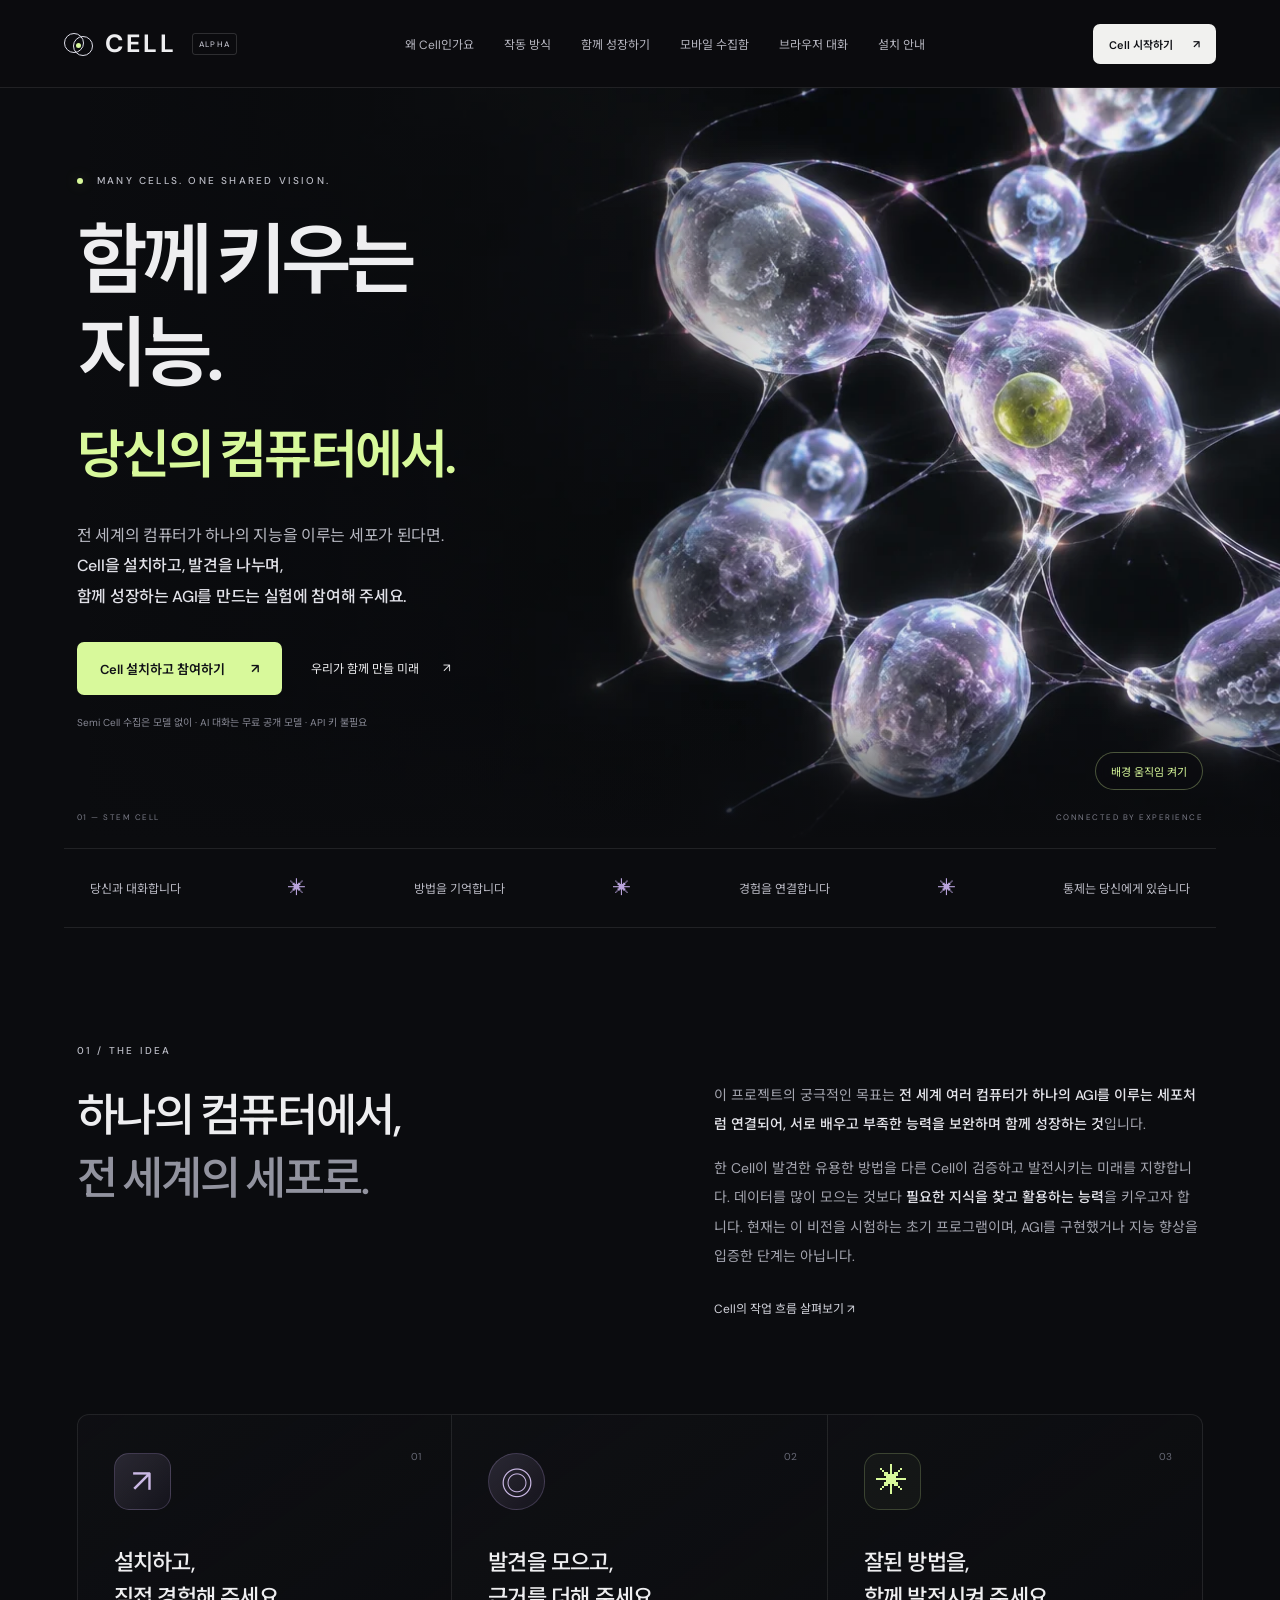
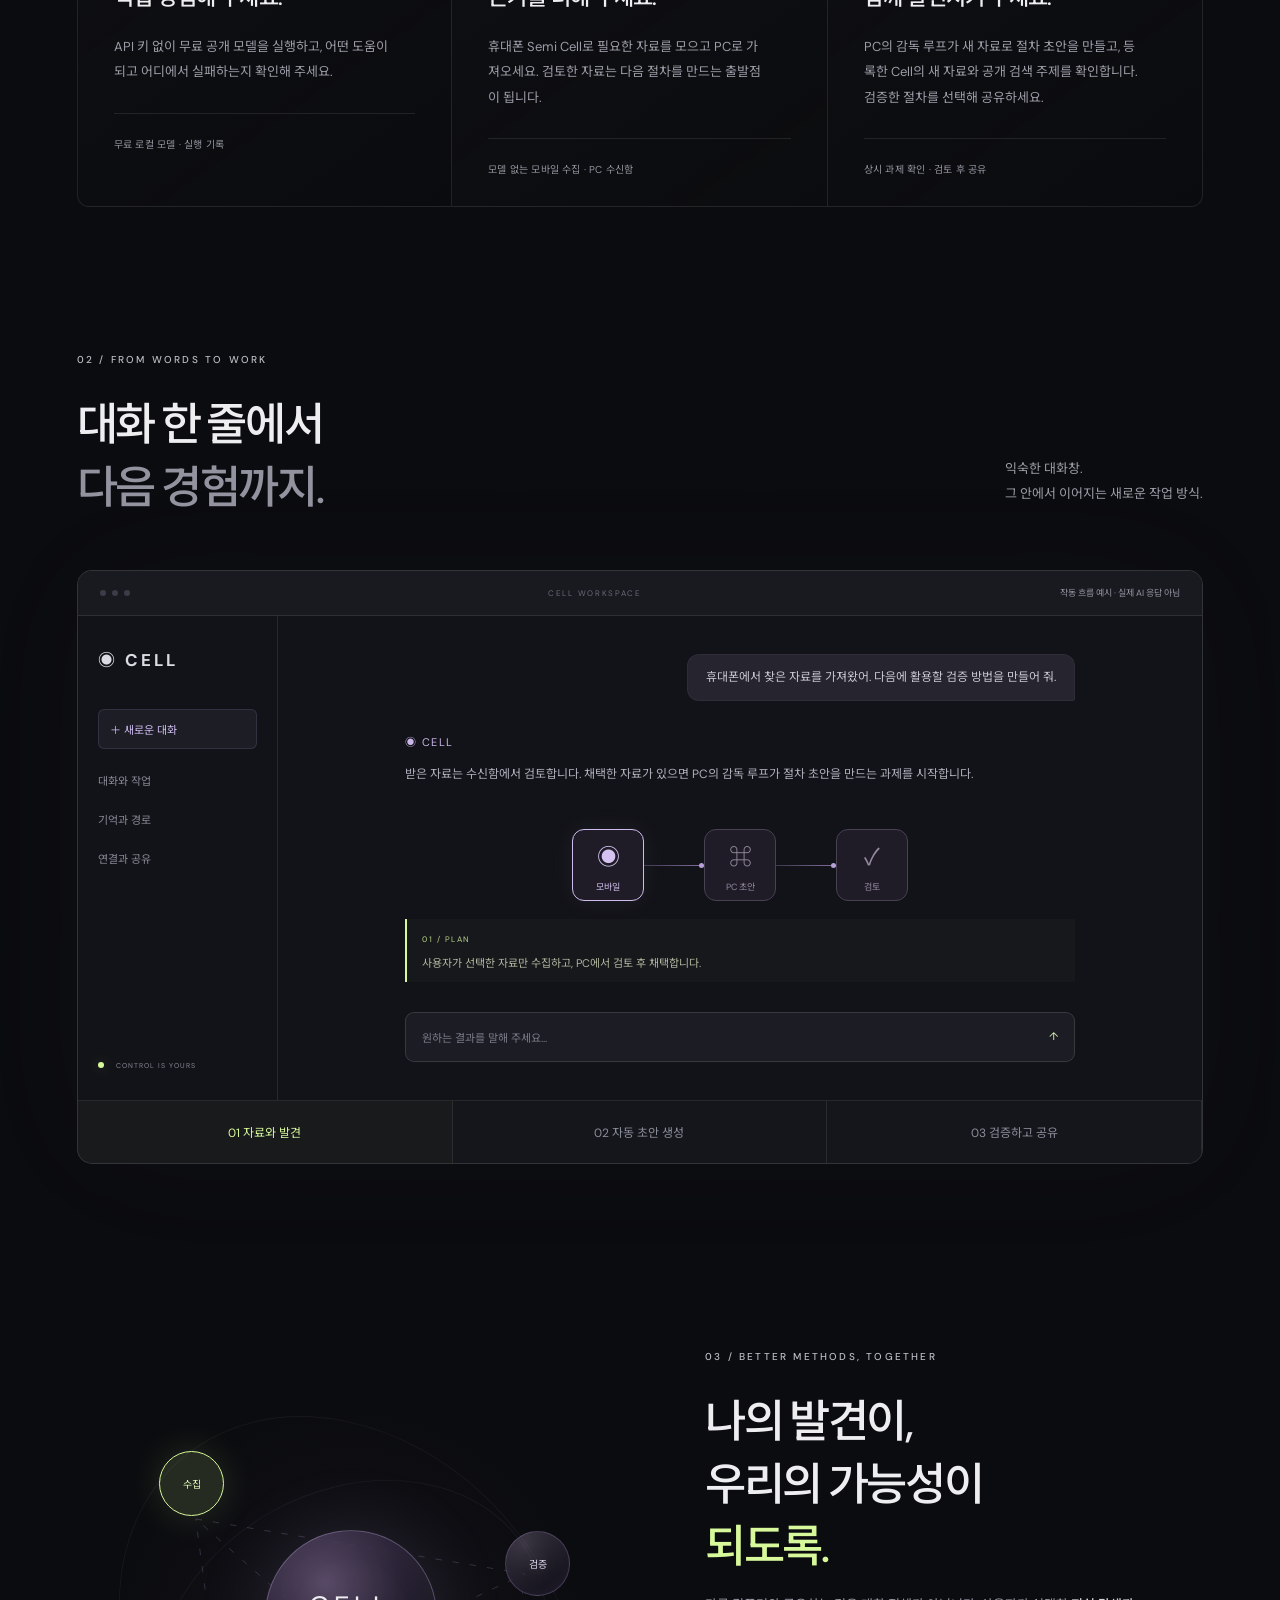
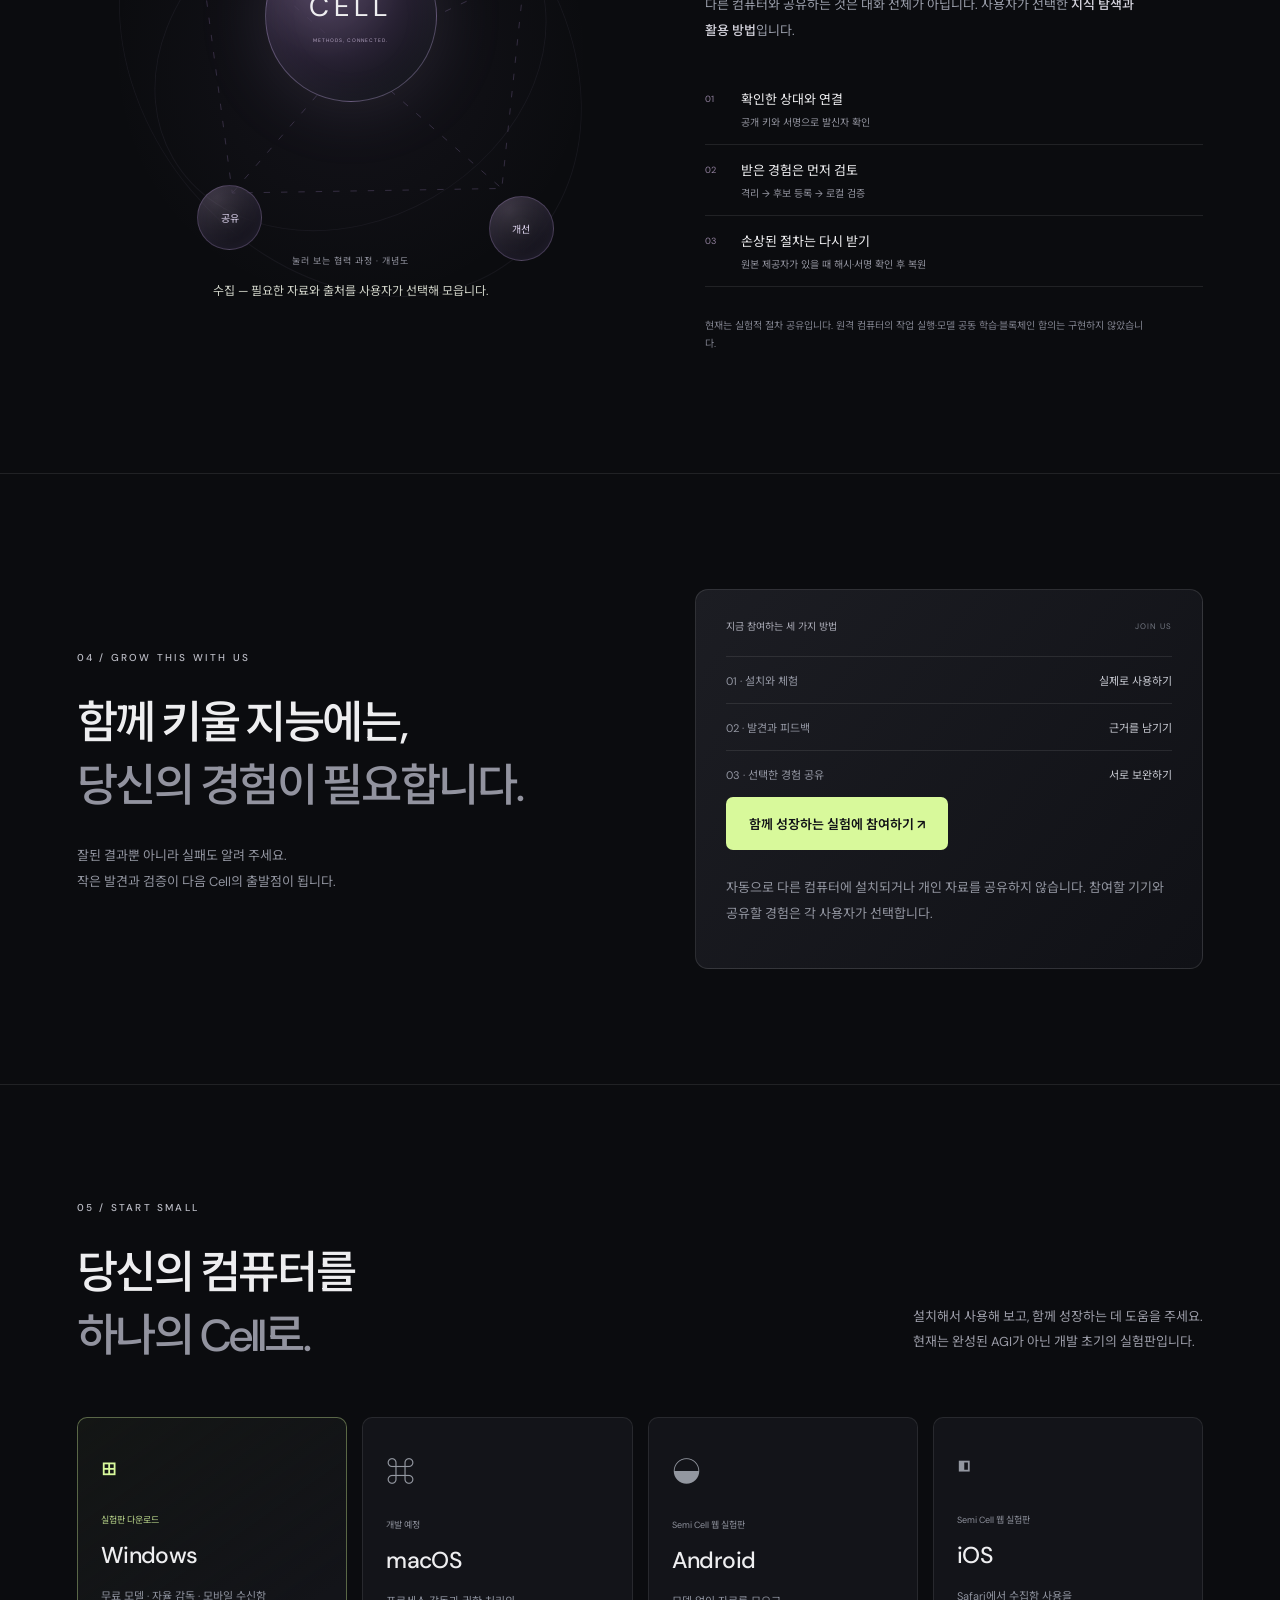
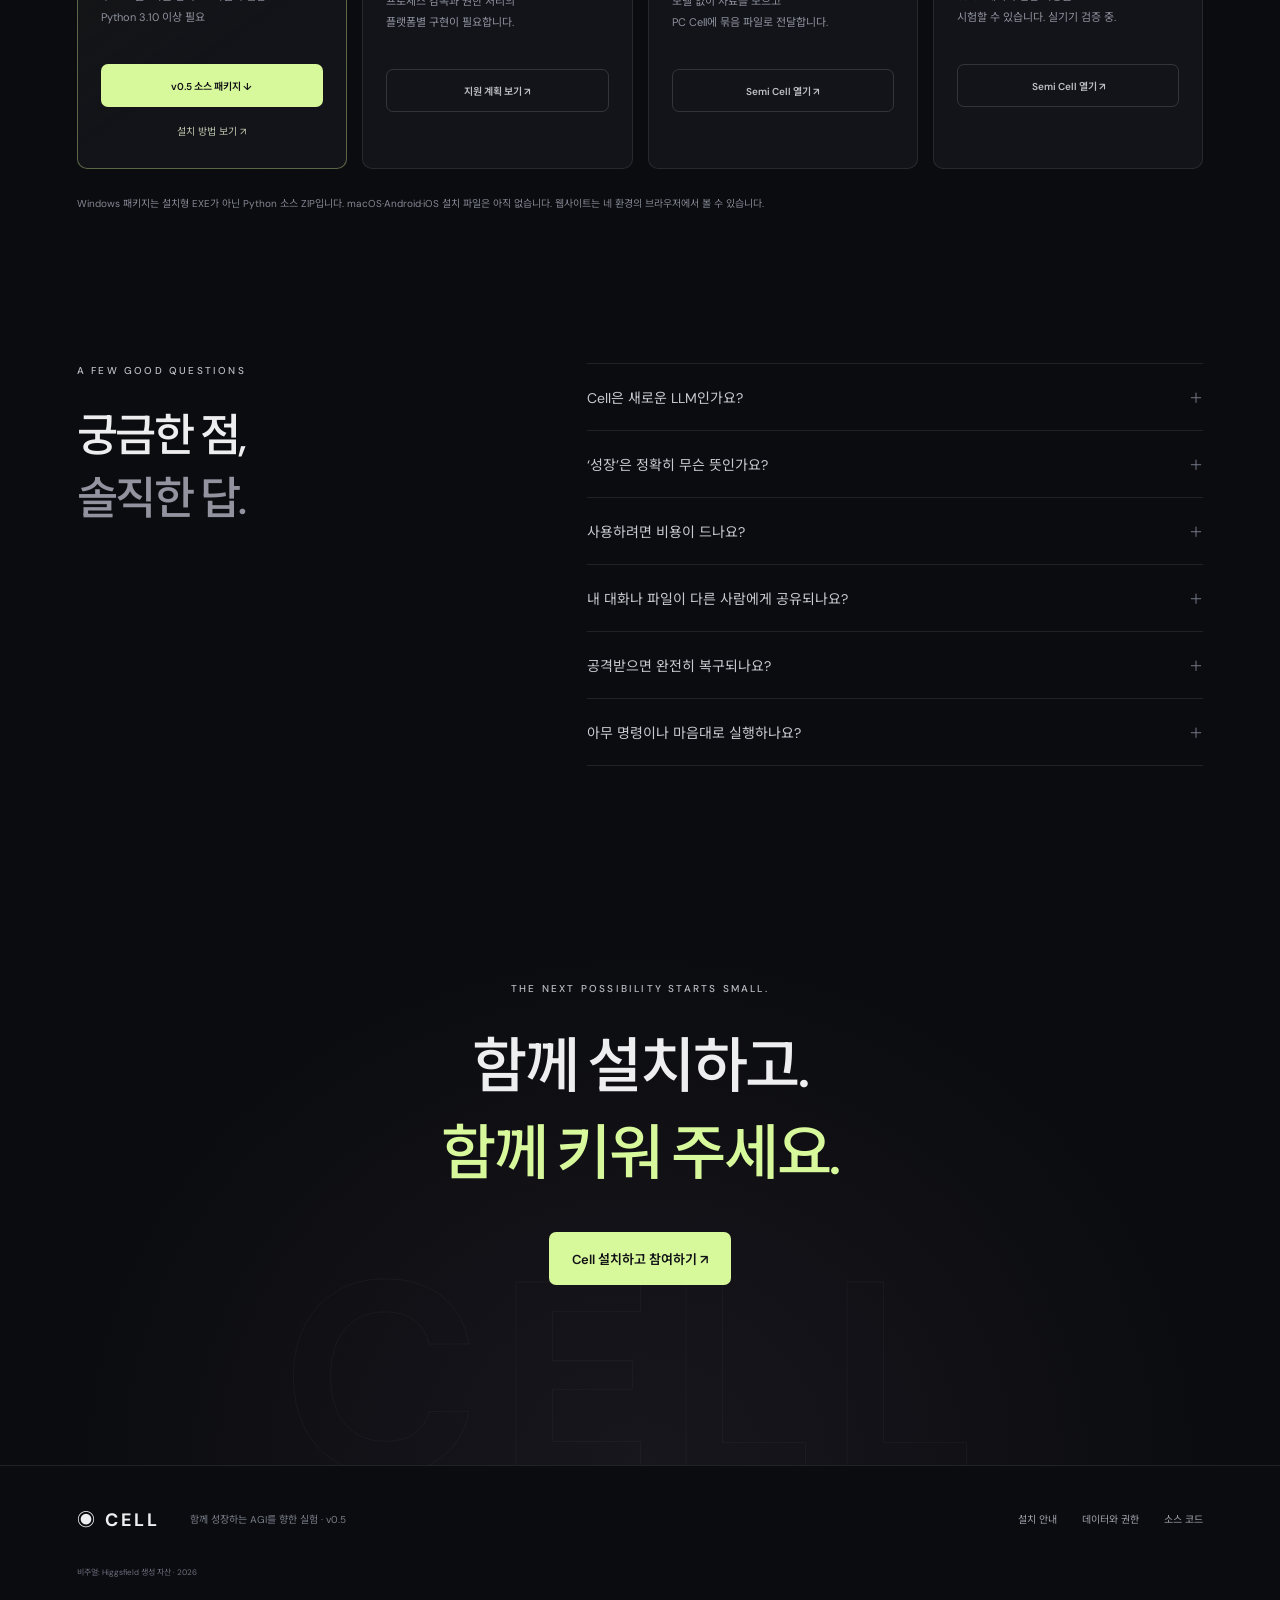
<file: docs/index.html>
<!doctype html>
<html lang="ko"><head><meta charset="utf-8"><meta name="viewport" content="width=device-width,initial-scale=1"><meta name="theme-color" content="#0b0c0f"><meta name="description" content="전 세계의 컴퓨터가 세포처럼 협력하는 AGI를 향한 실험. Cell을 설치하고, 경험을 검증하고, 함께 성장하는 지능을 만드는 데 참여해 주세요."><meta property="og:title" content="CELL — 함께 키우는 지능, 당신의 컴퓨터에서"><meta property="og:description" content="당신의 컴퓨터가 하나의 Cell이 됩니다. 함께 성장하는 AGI를 향한 실험에 참여해 주세요."><meta property="og:image" content="assets/cell-organism.webp"><title>CELL — 함께 키우는 지능, 당신의 컴퓨터에서</title><link rel="icon" href="assets/cell-mark.svg" type="image/svg+xml"><link rel="stylesheet" href="site.css"><link rel="stylesheet" href="motion.css"></head>
<body><a class="skip" href="#main">본문으로 건너뛰기</a>
<header class="header"><a class="wordmark" href="./" aria-label="Cell 홈"><span class="cell-mark"><i></i><i></i><i></i></span>CELL<span class="alpha">ALPHA</span></a><nav aria-label="주 메뉴"><a href="#why">왜 Cell인가요</a><a href="#how">작동 방식</a><a href="#network">함께 성장하기</a><a href="semi.html">모바일 수집함</a><a href="chat.html">브라우저 대화</a><a href="install.html">설치 안내</a></nav><a class="button small" href="#download">Cell 시작하기 <span>↗</span></a></header>
<main id="main"><section class="hero"><img class="hero-art" src="assets/cell-organism.webp" alt="반투명한 세포들이 빛나는 가는 연결로 하나의 유기체를 이루는 모습" fetchpriority="high" width="1344" height="752"><video class="hero-art hero-video" id="cell-film" muted loop playsinline preload="none" aria-hidden="true" tabindex="-1" data-src="assets/cell-life.mp4"></video><div class="hero-shade"></div><div class="hero-content"><p class="eyebrow"><span class="live-dot"></span> MANY CELLS. ONE SHARED VISION.</p><h1>함께 키우는<br>지능.<br><em>당신의 컴퓨터에서.</em></h1><p class="hero-copy">전 세계의 컴퓨터가 하나의 지능을 이루는 세포가 된다면.<br><strong>Cell을 설치하고, 발견을 나누며,<br>함께 성장하는 AGI를 만드는 실험에 참여해 주세요.</strong></p><div class="hero-actions"><a class="button lime" href="#download">Cell 설치하고 참여하기 <span>↗</span></a><a class="text-link" href="#how">우리가 함께 만들 미래 <span>↗</span></a></div><p class="release-note">Semi Cell 수집은 모델 없이 · AI 대화는 무료 공개 모델 · API 키 불필요</p></div><button class="motion-toggle" id="motion-toggle" type="button" aria-pressed="false" hidden>배경 움직임 켜기</button><div class="hero-coordinate"><span>01 — STEM CELL</span><span>CONNECTED BY EXPERIENCE</span></div></section>
<div class="principles"><span>당신과 대화합니다</span><i>✳</i><span>방법을 기억합니다</span><i>✳</i><span>경험을 연결합니다</span><i>✳</i><span>통제는 당신에게 있습니다</span></div>
<section id="why" class="section intro reveal"><div><p class="eyebrow">01 / THE IDEA</p><h2>하나의 컴퓨터에서,<br><span>전 세계의 세포로.</span></h2></div><div class="intro-copy"><p>이 프로젝트의 궁극적인 목표는 <strong>전 세계 여러 컴퓨터가 하나의 AGI를 이루는 세포처럼 연결되어, 서로 배우고 부족한 능력을 보완하며 함께 성장하는 것</strong>입니다.</p><p>한 Cell이 발견한 유용한 방법을 다른 Cell이 검증하고 발전시키는 미래를 지향합니다. 데이터를 많이 모으는 것보다 <strong>필요한 지식을 찾고 활용하는 능력</strong>을 키우고자 합니다. 현재는 이 비전을 시험하는 초기 프로그램이며, AGI를 구현했거나 지능 향상을 입증한 단계는 아닙니다.</p><a class="text-link" href="#how">Cell의 작업 흐름 살펴보기 ↗</a></div></section>
<section class="section benefits reveal"><article><div class="feature-symbol">↗</div><span class="index">01</span><h3>설치하고,<br>직접 경험해 주세요.</h3><p>API 키 없이 무료 공개 모델을 실행하고, 어떤 도움이 되고 어디에서 실패하는지 확인해 주세요.</p><span class="tag">무료 로컬 모델 · 실행 기록</span></article><article><div class="feature-symbol two">◎</div><span class="index">02</span><h3>발견을 모으고,<br>근거를 더해 주세요.</h3><p>휴대폰 Semi Cell로 필요한 자료를 모으고 PC로 가져오세요. 검토한 자료는 다음 절차를 만드는 출발점이 됩니다.</p><span class="tag">모델 없는 모바일 수집 · PC 수신함</span></article><article><div class="feature-symbol three">✳</div><span class="index">03</span><h3>잘된 방법을,<br>함께 발전시켜 주세요.</h3><p>PC의 감독 루프가 새 자료로 절차 초안을 만들고, 등록한 Cell의 새 자료와 공개 검색 주제를 확인합니다. 검증한 절차를 선택해 공유하세요.</p><span class="tag">상시 과제 확인 · 검토 후 공유</span></article></section>
<section id="how" class="section how reveal"><div class="section-heading"><div><p class="eyebrow">02 / FROM WORDS TO WORK</p><h2>대화 한 줄에서<br><span>다음 경험까지.</span></h2></div><p>익숙한 대화창.<br>그 안에서 이어지는 새로운 작업 방식.</p></div><div class="product-frame"><div class="product-top"><span><i></i><i></i><i></i></span><b>CELL WORKSPACE</b><span class="preview-tag">작동 흐름 예시 · 실제 AI 응답 아님</span></div><div class="product-body"><aside class="product-side"><span class="wordmark">◉ CELL</span><span class="selected-item">＋ 새로운 대화</span><span>대화와 작업</span><span>기억과 경로</span><span>연결과 공유</span><div class="product-bottom"><span class="live-dot"></span> CONTROL IS YOURS</div></aside><div class="product-chat"><div class="example-user">휴대폰에서 찾은 자료를 가져왔어. 다음에 활용할 검증 방법을 만들어 줘.</div><div class="example-assistant"><span class="assistant-label">◉ CELL</span><p id="flow-message">받은 자료는 수신함에서 검토합니다. 채택한 자료가 있으면 PC의 감독 루프가 절차 초안을 만드는 과제를 시작합니다.</p><div class="flow-map" aria-label="작업 흐름"><div class="flow-cell active">◉<span>모바일</span></div><i></i><div class="flow-cell">⌘<span>PC 초안</span></div><i></i><div class="flow-cell">✓<span>검토</span></div></div><div id="flow-evidence" class="evidence"><span>01 / PLAN</span><p>사용자가 선택한 자료만 수집하고, PC에서 검토 후 채택합니다.</p></div></div><div class="example-composer">원하는 결과를 말해 주세요…<span>↑</span></div></div></div><div class="flow-tabs" role="tablist" aria-label="작업 단계"><button role="tab" aria-selected="true" data-step="0">01 자료와 발견</button><button role="tab" aria-selected="false" data-step="1">02 자동 초안 생성</button><button role="tab" aria-selected="false" data-step="2">03 검증하고 공유</button></div></div></section>
<section id="network" class="network-section reveal"><div class="network-art" role="group" aria-label="Cell 협력 과정 개념도"><div class="orbit orbit-one"></div><div class="orbit orbit-two"></div><div class="network-core">CELL<span>METHODS, CONNECTED.</span></div><button type="button" class="satellite s1" data-node="0" aria-pressed="true">수집</button><button type="button" class="satellite s2" data-node="1" aria-pressed="false">검증</button><button type="button" class="satellite s3" data-node="2" aria-pressed="false">공유</button><button type="button" class="satellite s4" data-node="3" aria-pressed="false">개선</button><svg viewBox="0 0 600 540" aria-hidden="true"><path d="M300 270L130 120M300 270L490 180M300 270L170 420M300 270L465 415M130 120L490 180L465 415L170 420Z"/></svg><div class="network-caption"><span>눌러 보는 협력 과정 · 개념도</span><p id="network-detail" aria-live="polite">수집 — 필요한 자료와 출처를 사용자가 선택해 모읍니다.</p></div></div><div class="network-copy"><p class="eyebrow">03 / BETTER METHODS, TOGETHER</p><h2>나의 발견이,<br>우리의 가능성이<br><em>되도록.</em></h2><p>다른 컴퓨터와 공유하는 것은 대화 전체가 아닙니다. 사용자가 선택한 <strong>지식 탐색과 활용 방법</strong>입니다.</p><div class="network-points"><div><b>01</b><span>확인한 상대와 연결</span><small>공개 키와 서명으로 발신자 확인</small></div><div><b>02</b><span>받은 경험은 먼저 검토</span><small>격리 → 후보 등록 → 로컬 검증</small></div><div><b>03</b><span>손상된 절차는 다시 받기</span><small>원본 제공자가 있을 때 해시·서명 확인 후 복원</small></div></div><p class="fine-print">현재는 실험적 절차 공유입니다. 원격 컴퓨터의 작업 실행·모델 공동 학습·블록체인 합의는 구현하지 않았습니다.</p></div></section>
<section class="section control reveal"><div><p class="eyebrow">04 / GROW THIS WITH US</p><h2>함께 키울 지능에는,<br><span>당신의 경험이 필요합니다.</span></h2><p>잘된 결과뿐 아니라 실패도 알려 주세요.<br>작은 발견과 검증이 다음 Cell의 출발점이 됩니다.</p></div><div class="control-card"><div class="control-status"><span>지금 참여하는 세 가지 방법</span><b>JOIN US</b></div><div class="control-line"><span>01 · 설치와 체험</span><strong>실제로 사용하기</strong></div><div class="control-line"><span>02 · 발견과 피드백</span><strong>근거를 남기기</strong></div><div class="control-line"><span>03 · 선택한 경험 공유</span><strong>서로 보완하기</strong></div><a class="button lime" href="#download">함께 성장하는 실험에 참여하기 ↗</a><p>자동으로 다른 컴퓨터에 설치되거나 개인 자료를 공유하지 않습니다. 참여할 기기와 공유할 경험은 각 사용자가 선택합니다.</p></div></section>
<section id="download" class="section download reveal"><div class="section-heading"><div><p class="eyebrow">05 / START SMALL</p><h2>당신의 컴퓨터를<br><span>하나의 Cell로.</span></h2></div><p>설치해서 사용해 보고, 함께 성장하는 데 도움을 주세요.<br>현재는 완성된 AGI가 아닌 개발 초기의 실험판입니다.</p></div><div class="platform-grid"><article class="platform current-platform"><div class="platform-icon">⊞</div><span class="availability available">실험판 다운로드</span><h3>Windows</h3><p>무료 모델 · 자율 감독 · 모바일 수신함<br>Python 3.10 이상 필요</p><a class="button lime" href="downloads/cell-agent-v0.5.zip" download>v0.5 소스 패키지 ↓</a><a href="install.html#windows" class="platform-guide">설치 방법 보기 ↗</a></article><article class="platform"><div class="platform-icon">⌘</div><span class="availability">개발 예정</span><h3>macOS</h3><p>프로세스 감독과 권한 처리의<br>플랫폼별 구현이 필요합니다.</p><a class="button outline" href="install.html#platforms">지원 계획 보기 ↗</a></article><article class="platform"><div class="platform-icon">◒</div><span class="availability">Semi Cell 웹 실험판</span><h3>Android</h3><p>모델 없이 자료를 모으고<br>PC Cell에 묶음 파일로 전달합니다.</p><a class="button outline" href="semi.html">Semi Cell 열기 ↗</a></article><article class="platform"><div class="platform-icon">◧</div><span class="availability">Semi Cell 웹 실험판</span><h3>iOS</h3><p>Safari에서 수집함 사용을<br>시험할 수 있습니다. 실기기 검증 중.</p><a class="button outline" href="semi.html">Semi Cell 열기 ↗</a></article></div><p class="download-note">Windows 패키지는 설치형 EXE가 아닌 Python 소스 ZIP입니다. macOS·Android·iOS 설치 파일은 아직 없습니다. 웹사이트는 네 환경의 브라우저에서 볼 수 있습니다.</p></section>
<section class="section faq reveal"><div><p class="eyebrow">A FEW GOOD QUESTIONS</p><h2>궁금한 점,<br><span>솔직한 답.</span></h2></div><div class="faq-list"><details><summary>Cell은 새로운 LLM인가요?<span>＋</span></summary><p>아니요. 브라우저 실험판은 사용자 기기에서 무료 공개 모델을 실행하는 대화 프로그램입니다. API 키가 필요하지 않습니다. Cell 자체가 새로운 범용 지능 모델인 것은 아니며, 작은 모델의 품질에는 한계가 있습니다.</p></details><details><summary>‘성장’은 정확히 무슨 뜻인가요?<span>＋</span></summary><p>현재의 성장은 경험, 탐색 절차, 검증 근거를 축적하고 재사용하는 것입니다. 언어 표현의 소규모 LoRA 학습 실험도 시작했지만 대화 개선을 입증하지 못해 실사용 모델에 적용하지 않았습니다. 유용성이 실제로 높아지는지는 동일한 조건의 평가로 확인해야 합니다.</p></details><details><summary>사용하려면 비용이 드나요?<span>＋</span></summary><p>브라우저 실험판은 유료 LLM API를 호출하지 않습니다. 최초 모델 다운로드에 데이터와 저장 공간이 필요하며, 추론에는 사용자 기기의 GPU·메모리·전력을 사용합니다. Windows v0.5도 무료 로컬 모델을 사용하며 API 키가 필요하지 않습니다.</p></details><details><summary>내 대화나 파일이 다른 사람에게 공유되나요?<span>＋</span></summary><p>피어 공유는 사용자가 선택한 탐색 절차만 대상으로 합니다. 대화와 개인 파일은 자동으로 공유하지 않습니다. 새 브라우저 대화는 이 탭에서 추론하고 서버에 대화를 저장하지 않습니다. Windows v0.5는 PC의 로컬 모델에 입력을 전달하며 유료 외부 모델 호출을 차단합니다. 공유할 절차에 민감한 내용이 없는지 직접 확인해야 합니다.</p></details><details><summary>공격받으면 완전히 복구되나요?<span>＋</span></summary><p>현재는 받은 절차 패키지의 손상 여부를 확인하고 원래 피어에서 재수신하는 기능입니다. 운영체제 복구나 바이러스 치료 기능이 아니며, 서명만으로 내용의 정확성이나 안전성이 보장되지는 않습니다.</p></details><details><summary>아무 명령이나 마음대로 실행하나요?<span>＋</span></summary><p>현재 무료 대화와 자율 감독은 임의의 OS 명령이나 코드를 생성해 실행하지 않습니다. 감독 루프의 자동 작업은 채택 자료의 절차 초안 작성, 등록 피어 확인, 등록 주제의 Wikipedia 검색으로 제한됩니다. 일반 도구 분업은 고정 시나리오 데모에서 별도로 시험합니다.</p></details></div></section>
<section class="closing"><p class="eyebrow">THE NEXT POSSIBILITY STARTS SMALL.</p><h2>함께 설치하고.<br><em>함께 키워 주세요.</em></h2><a class="button lime" href="#download">Cell 설치하고 참여하기 ↗</a><span class="closing-word" aria-hidden="true">CELL</span></section></main>
<footer><a class="wordmark" href="./">◉ CELL</a><p>함께 성장하는 AGI를 향한 실험 · v0.5</p><div><a href="install.html">설치 안내</a><a href="install.html#privacy">데이터와 권한</a><a id="source-link" href="https://github.com/mudlbum/cell-agent" target="_blank" rel="noopener noreferrer">소스 코드</a></div><small>비주얼: Higgsfield 생성 자산 · 2026</small></footer><script src="site.js"></script><script src="motion.js"></script></body></html>
</file>
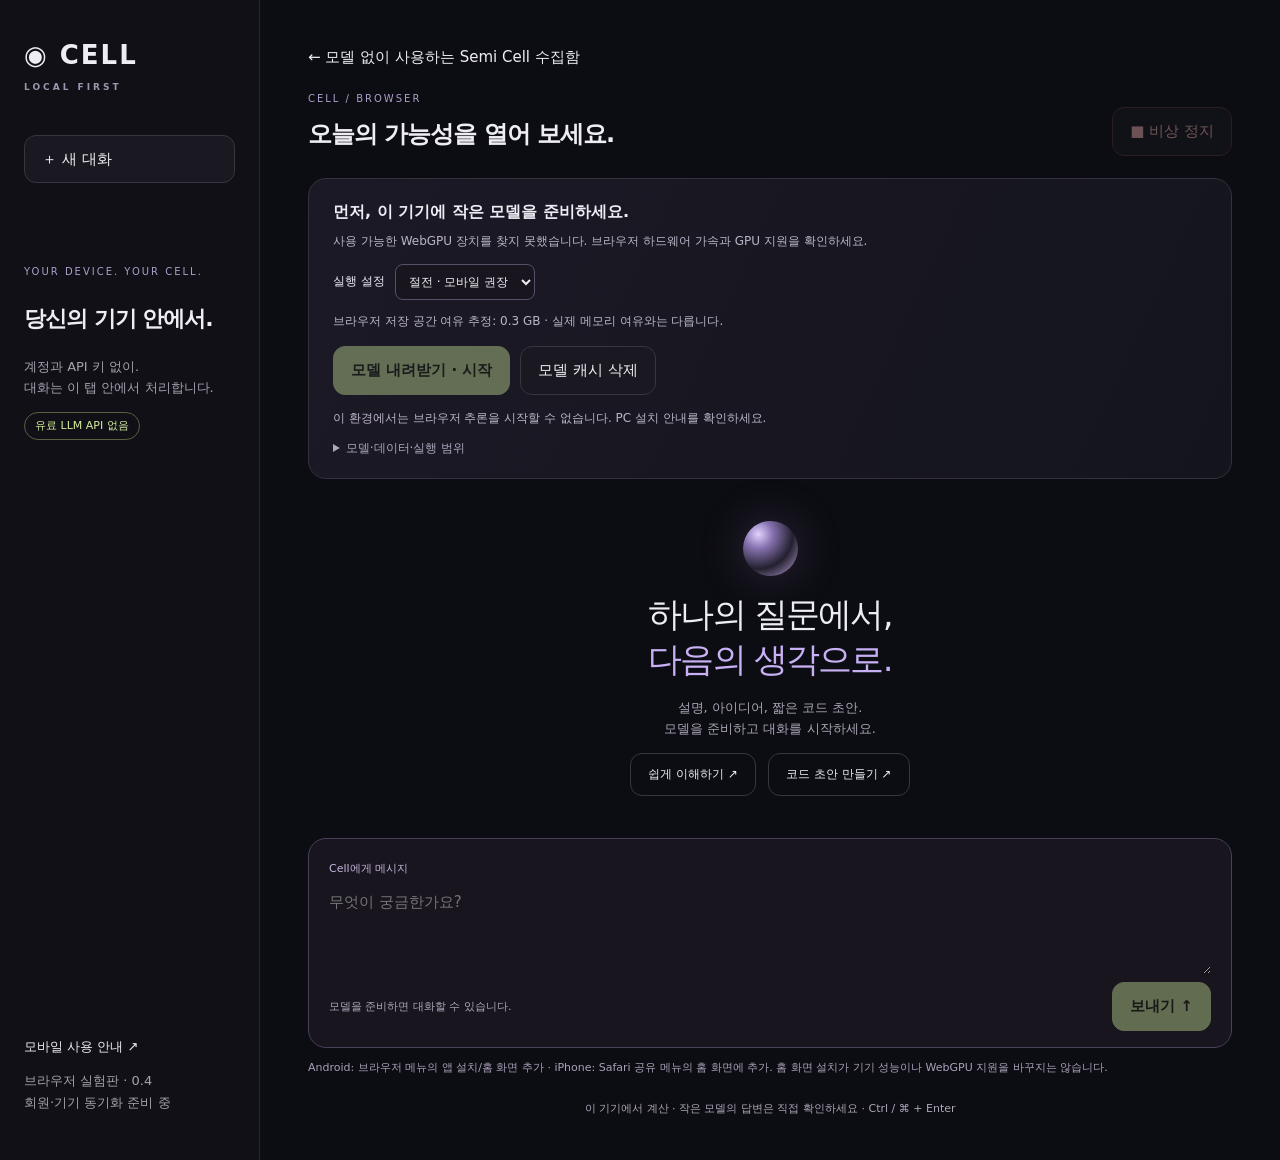
<file: docs/chat.html>
<!doctype html><html lang="ko"><head><meta charset="utf-8"><meta name="viewport" content="width=device-width,initial-scale=1,viewport-fit=cover"><link rel="manifest" href="cell.webmanifest"><link rel="apple-touch-icon" href="assets/cell-app-192.png"><meta name="apple-mobile-web-app-capable" content="yes"><meta name="apple-mobile-web-app-status-bar-style" content="black-translucent"><meta name="theme-color" content="#0c0d12"><meta http-equiv="Content-Security-Policy" content="default-src 'self'; script-src 'self' 'wasm-unsafe-eval'; worker-src 'self'; connect-src 'self' https://huggingface.co https://*.huggingface.co https://*.hf.co https://raw.githubusercontent.com; style-src 'self'; img-src 'self' data:; object-src 'none'; base-uri 'self'; form-action 'none'"><title>Cell — 내 기기에서 시작하는 대화</title><link rel="icon" href="assets/cell-mark.svg"><link rel="stylesheet" href="chat-web.css"></head><body>
<aside><a class="brand" href="./">◉ CELL <small>LOCAL FIRST</small></a><button id="new">＋ 새 대화</button><div class="device"><span class="eyebrow">YOUR DEVICE. YOUR CELL.</span><h2>당신의 기기 안에서.</h2><p>계정과 API 키 없이.<br>대화는 이 탭 안에서 처리합니다.</p><span class="pill">유료 LLM API 없음</span></div><div class="aside-bottom"><a href="mobile.html">모바일 사용 안내 ↗</a><p>브라우저 실험판 · 0.4<br>회원·기기 동기화 준비 중</p></div></aside>
<main><p><a href="semi.html">← 모델 없이 사용하는 Semi Cell 수집함</a></p><header><div><span class="eyebrow">CELL / BROWSER</span><h1>오늘의 가능성을 열어 보세요.</h1></div><button id="kill" class="danger" disabled>■ 비상 정지</button></header>
<nav class="mobile-nav" aria-label="모바일 메뉴"><a href="./">◉ CELL 홈</a><button id="new-mobile">＋ 새 대화</button><a href="mobile.html">모바일 사용 안내 ↗</a></nav><section class="setup" aria-labelledby="setup-title"><div><h2 id="setup-title">먼저, 이 기기에 작은 모델을 준비하세요.</h2><p id="support" role="status">기기 지원 확인 중…</p></div><div class="mobile-setup"><label for="profile">실행 설정</label><select id="profile"><option value="compact">절전 · 모바일 권장</option><option value="balanced">기본 · 긴 답변</option></select><button id="install" hidden>홈 화면에 설치</button></div><p id="storage"></p><div class="controls"><button id="load" class="primary" disabled>모델 내려받기 · 시작</button><button id="clear" disabled>모델 캐시 삭제</button></div><progress id="progress" max="1" value="0" hidden aria-label="모델 다운로드 진행률"></progress><p id="status" role="status">아직 모델을 다운로드하지 않았습니다.</p><details><summary>모델·데이터·실행 범위</summary><p>Qwen3 0.6B 양자화 모델 · Apache 2.0 · WebLLM 0.2.85. 최초 다운로드는 수백 MB, GPU 메모리 요구 추정치는 약 1.4–1.9 GB입니다. 실제 사용량은 기기에 따라 달라집니다. 모바일 데이터에서는 Wi-Fi 사용을 권합니다.</p><p>모델과 실행 파일을 Hugging Face·GitHub에서 받습니다. 이 과정에서 해당 호스트에 IP 등 일반 접속 정보가 전달됩니다. 대화 추론은 이 브라우저에서 실행하며 서버에 대화를 저장하지 않습니다. 대화는 새로고침하면 사라집니다. 모델 파일은 브라우저 캐시에 남을 수 있습니다.</p><p>작은 시험 모델은 간단한 계산도 틀릴 수 있습니다. 파일·웹 검색·명령 실행·자동 가중치 학습은 제공하지 않습니다. 절전 설정은 질문 900바이트·문맥 1,100바이트·답변 256토큰, 기본 설정은 질문 1,800바이트·문맥 2,200바이트·답변 512토큰으로 제한합니다. 화면을 잠그거나 다른 앱으로 이동하면 실행을 중지하며 돌아와서 다시 시작해야 합니다. 비상 정지는 추론 작업자를 종료하며 캐시와 화면의 대화는 남깁니다.</p></details></section>
<section id="messages" class="messages" aria-label="대화"><div id="welcome"><div class="orb"></div><h2>하나의 질문에서,<br><em>다음의 생각으로.</em></h2><p>설명, 아이디어, 짧은 코드 초안.<br>모델을 준비하고 대화를 시작하세요.</p><div class="starters"><button data-prompt="광합성을 쉬운 한국어 세 문장으로 설명해 줘.">쉽게 이해하기 ↗</button><button data-prompt="두 수를 더하는 Python 함수 코드를 보여 줘.">코드 초안 만들기 ↗</button></div></div></section>
<form id="composer"><label for="input">Cell에게 메시지</label><textarea id="input" rows="3" placeholder="무엇이 궁금한가요?" maxlength="1800" disabled></textarea><div class="composer-bottom"><span id="hint">모델을 준비하면 입력할 수 있습니다.</span><button id="send" class="primary" disabled>보내기 ↑</button></div></form><p id="install-note" class="install-note">Android: 브라우저 메뉴의 앱 설치/홈 화면 추가 · iPhone: Safari 공유 메뉴의 홈 화면에 추가. 홈 화면 설치가 기기 성능이나 WebGPU 지원을 바꾸지는 않습니다.</p><footer>이 기기에서 계산 · 작은 모델의 답변은 직접 확인하세요 · Ctrl / ⌘ + Enter</footer></main><script type="module" src="chat-web.js"></script></body></html>
</file>
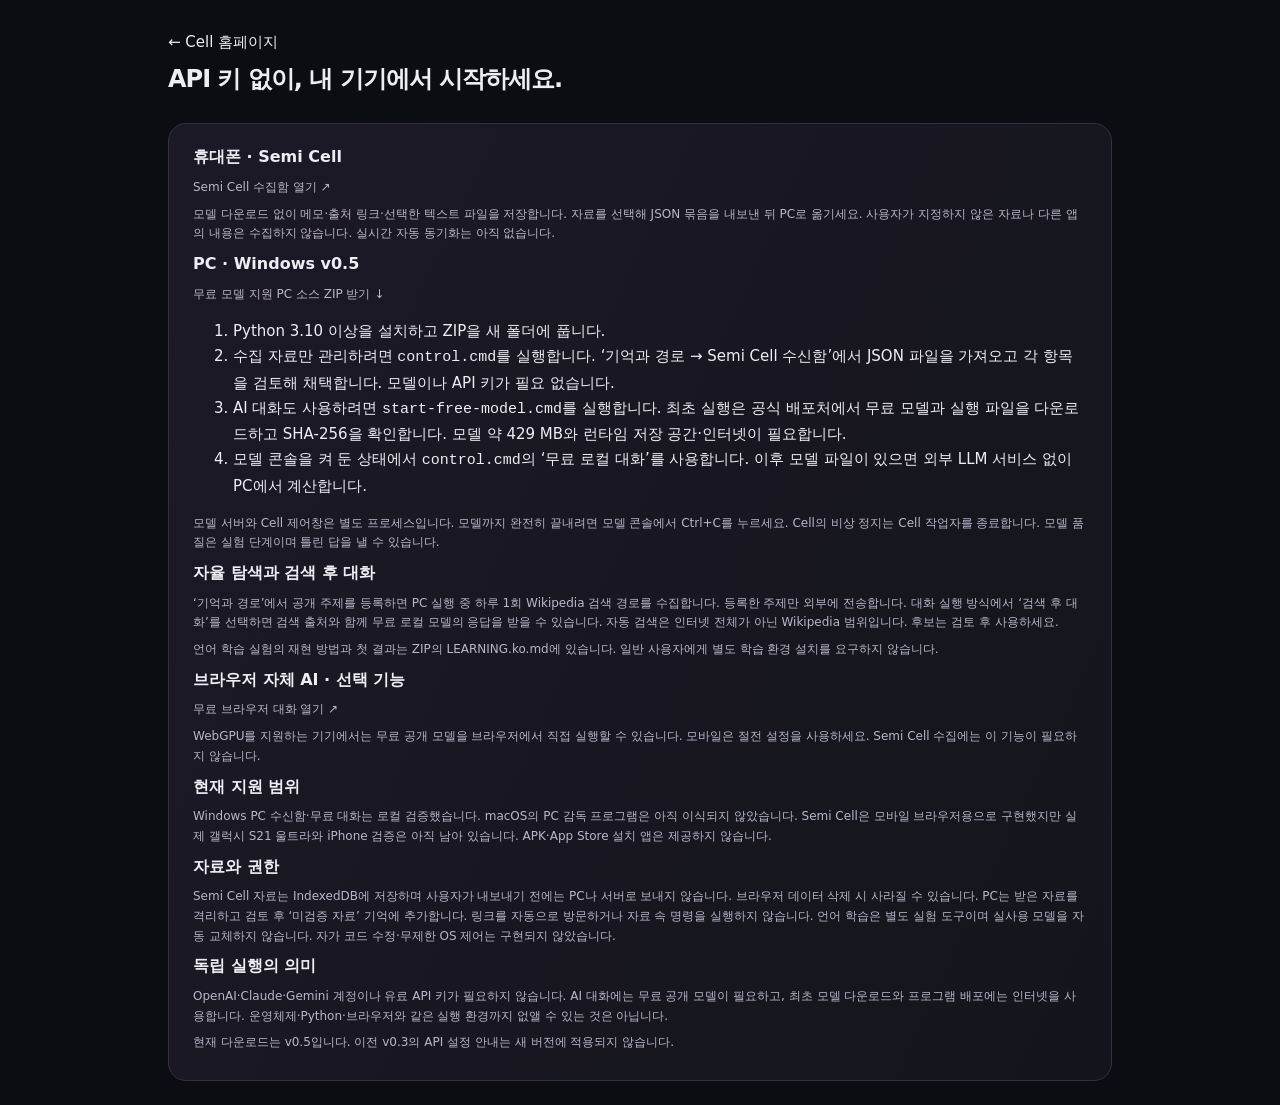
<file: docs/install.html>
<!doctype html><html lang="ko"><head><meta charset="utf-8"><meta name="viewport" content="width=device-width,initial-scale=1"><title>Cell 설치 안내 · API 키 없이 시작</title><link rel="stylesheet" href="chat-web.css"></head><body><main><a href="./">← Cell 홈페이지</a><h1>API 키 없이, 내 기기에서 시작하세요.</h1><section class="setup"><h2>휴대폰 · Semi Cell</h2><p><a href="semi.html">Semi Cell 수집함 열기 ↗</a></p><p>모델 다운로드 없이 메모·출처 링크·선택한 텍스트 파일을 저장합니다. 자료를 선택해 JSON 묶음을 내보낸 뒤 PC로 옮기세요. 사용자가 지정하지 않은 자료나 다른 앱의 내용은 수집하지 않습니다. 실시간 자동 동기화는 아직 없습니다.</p><h2 id="windows">PC · Windows v0.5</h2><p><a href="downloads/cell-agent-v0.5.zip" download>무료 모델 지원 PC 소스 ZIP 받기 ↓</a></p><ol><li>Python 3.10 이상을 설치하고 ZIP을 새 폴더에 풉니다.</li><li>수집 자료만 관리하려면 <code>control.cmd</code>를 실행합니다. ‘기억과 경로 → Semi Cell 수신함’에서 JSON 파일을 가져오고 각 항목을 검토해 채택합니다. 모델이나 API 키가 필요 없습니다.</li><li>AI 대화도 사용하려면 <code>start-free-model.cmd</code>를 실행합니다. 최초 실행은 공식 배포처에서 무료 모델과 실행 파일을 다운로드하고 SHA-256을 확인합니다. 모델 약 429 MB와 런타임 저장 공간·인터넷이 필요합니다.</li><li>모델 콘솔을 켜 둔 상태에서 <code>control.cmd</code>의 ‘무료 로컬 대화’를 사용합니다. 이후 모델 파일이 있으면 외부 LLM 서비스 없이 PC에서 계산합니다.</li></ol><p>모델 서버와 Cell 제어창은 별도 프로세스입니다. 모델까지 완전히 끝내려면 모델 콘솔에서 Ctrl+C를 누르세요. Cell의 비상 정지는 Cell 작업자를 종료합니다. 모델 품질은 실험 단계이며 틀린 답을 낼 수 있습니다.</p><h2>자율 탐색과 검색 후 대화</h2><p>‘기억과 경로’에서 공개 주제를 등록하면 PC 실행 중 하루 1회 Wikipedia 검색 경로를 수집합니다. 등록한 주제만 외부에 전송합니다. 대화 실행 방식에서 ‘검색 후 대화’를 선택하면 검색 출처와 함께 무료 로컬 모델의 응답을 받을 수 있습니다. 자동 검색은 인터넷 전체가 아닌 Wikipedia 범위입니다. 후보는 검토 후 사용하세요.</p><p>언어 학습 실험의 재현 방법과 첫 결과는 ZIP의 LEARNING.ko.md에 있습니다. 일반 사용자에게 별도 학습 환경 설치를 요구하지 않습니다.</p><h2>브라우저 자체 AI · 선택 기능</h2><p><a href="chat.html">무료 브라우저 대화 열기 ↗</a></p><p>WebGPU를 지원하는 기기에서는 무료 공개 모델을 브라우저에서 직접 실행할 수 있습니다. 모바일은 절전 설정을 사용하세요. Semi Cell 수집에는 이 기능이 필요하지 않습니다.</p><h2 id="platforms">현재 지원 범위</h2><p>Windows PC 수신함·무료 대화는 로컬 검증했습니다. macOS의 PC 감독 프로그램은 아직 이식되지 않았습니다. Semi Cell은 모바일 브라우저용으로 구현했지만 실제 갤럭시 S21 울트라와 iPhone 검증은 아직 남아 있습니다. APK·App Store 설치 앱은 제공하지 않습니다.</p><h2 id="privacy">자료와 권한</h2><p>Semi Cell 자료는 IndexedDB에 저장하며 사용자가 내보내기 전에는 PC나 서버로 보내지 않습니다. 브라우저 데이터 삭제 시 사라질 수 있습니다. PC는 받은 자료를 격리하고 검토 후 ‘미검증 자료’ 기억에 추가합니다. 링크를 자동으로 방문하거나 자료 속 명령을 실행하지 않습니다. 언어 학습은 별도 실험 도구이며 실사용 모델을 자동 교체하지 않습니다. 자가 코드 수정·무제한 OS 제어는 구현되지 않았습니다.</p><h2>독립 실행의 의미</h2><p>OpenAI·Claude·Gemini 계정이나 유료 API 키가 필요하지 않습니다. AI 대화에는 무료 공개 모델이 필요하고, 최초 모델 다운로드와 프로그램 배포에는 인터넷을 사용합니다. 운영체제·Python·브라우저와 같은 실행 환경까지 없앨 수 있는 것은 아닙니다.</p><p>현재 다운로드는 v0.5입니다. 이전 v0.3의 API 설정 안내는 새 버전에 적용되지 않습니다.</p></section></main></body></html>
</file>
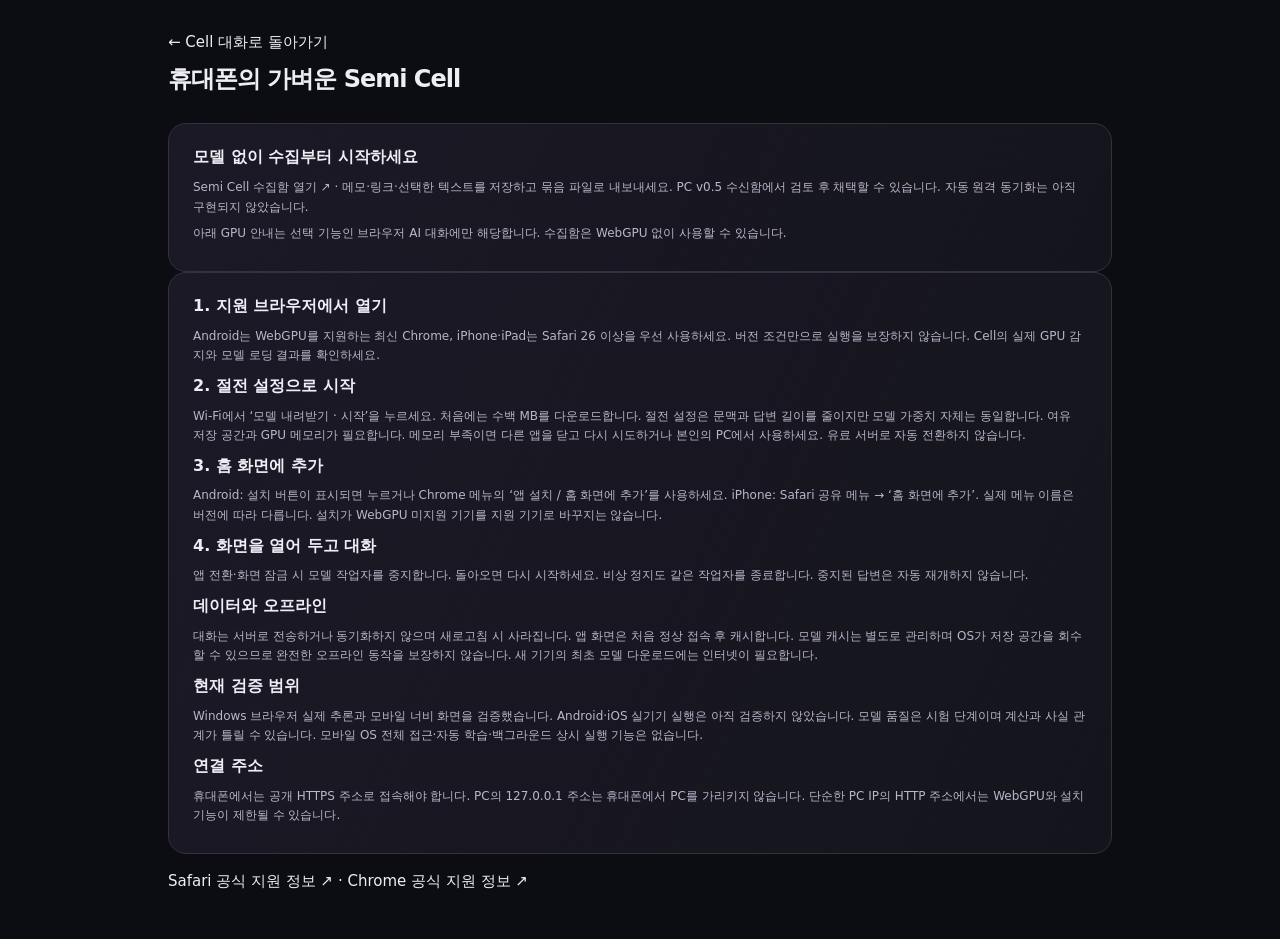
<file: docs/mobile.html>
<!doctype html><html lang="ko"><head><meta charset="utf-8"><meta name="viewport" content="width=device-width,initial-scale=1,viewport-fit=cover"><meta name="theme-color" content="#0c0d12"><title>Cell 모바일 사용 안내</title><link rel="stylesheet" href="chat-web.css"></head><body><main><a href="chat.html">← Cell 대화로 돌아가기</a><h1>휴대폰의 가벼운 Semi Cell</h1><section class="setup"><h2>모델 없이 수집부터 시작하세요</h2><p><a href="semi.html">Semi Cell 수집함 열기 ↗</a> · 메모·링크·선택한 텍스트를 저장하고 묶음 파일로 내보내세요. PC v0.5 수신함에서 검토 후 채택할 수 있습니다. 자동 원격 동기화는 아직 구현되지 않았습니다.</p><p>아래 GPU 안내는 선택 기능인 브라우저 AI 대화에만 해당합니다. 수집함은 WebGPU 없이 사용할 수 있습니다.</p></section><section class="setup"><h2>1. 지원 브라우저에서 열기</h2><p>Android는 WebGPU를 지원하는 최신 Chrome, iPhone·iPad는 Safari 26 이상을 우선 사용하세요. 버전 조건만으로 실행을 보장하지 않습니다. Cell의 실제 GPU 감지와 모델 로딩 결과를 확인하세요.</p><h2>2. 절전 설정으로 시작</h2><p>Wi-Fi에서 ‘모델 내려받기 · 시작’을 누르세요. 처음에는 수백 MB를 다운로드합니다. 절전 설정은 문맥과 답변 길이를 줄이지만 모델 가중치 자체는 동일합니다. 여유 저장 공간과 GPU 메모리가 필요합니다. 메모리 부족이면 다른 앱을 닫고 다시 시도하거나 본인의 PC에서 사용하세요. 유료 서버로 자동 전환하지 않습니다.</p><h2>3. 홈 화면에 추가</h2><p>Android: 설치 버튼이 표시되면 누르거나 Chrome 메뉴의 ‘앱 설치 / 홈 화면에 추가’를 사용하세요. iPhone: Safari 공유 메뉴 → ‘홈 화면에 추가’. 실제 메뉴 이름은 버전에 따라 다릅니다. 설치가 WebGPU 미지원 기기를 지원 기기로 바꾸지는 않습니다.</p><h2>4. 화면을 열어 두고 대화</h2><p>앱 전환·화면 잠금 시 모델 작업자를 중지합니다. 돌아오면 다시 시작하세요. 비상 정지도 같은 작업자를 종료합니다. 중지된 답변은 자동 재개하지 않습니다.</p><h2>데이터와 오프라인</h2><p>대화는 서버로 전송하거나 동기화하지 않으며 새로고침 시 사라집니다. 앱 화면은 처음 정상 접속 후 캐시합니다. 모델 캐시는 별도로 관리하며 OS가 저장 공간을 회수할 수 있으므로 완전한 오프라인 동작을 보장하지 않습니다. 새 기기의 최초 모델 다운로드에는 인터넷이 필요합니다.</p><h2>현재 검증 범위</h2><p>Windows 브라우저 실제 추론과 모바일 너비 화면을 검증했습니다. Android·iOS 실기기 실행은 아직 검증하지 않았습니다. 모델 품질은 시험 단계이며 계산과 사실 관계가 틀릴 수 있습니다. 모바일 OS 전체 접근·자동 학습·백그라운드 상시 실행 기능은 없습니다.</p><h2>연결 주소</h2><p>휴대폰에서는 공개 HTTPS 주소로 접속해야 합니다. PC의 127.0.0.1 주소는 휴대폰에서 PC를 가리키지 않습니다. 단순한 PC IP의 HTTP 주소에서는 WebGPU와 설치 기능이 제한될 수 있습니다.</p></section><p><a href="https://webkit.org/blog/17333/webkit-features-in-safari-26-0/">Safari 공식 지원 정보 ↗</a> · <a href="https://developer.chrome.com/docs/web-platform/webgpu/overview">Chrome 공식 지원 정보 ↗</a></p></main></body></html>
</file>
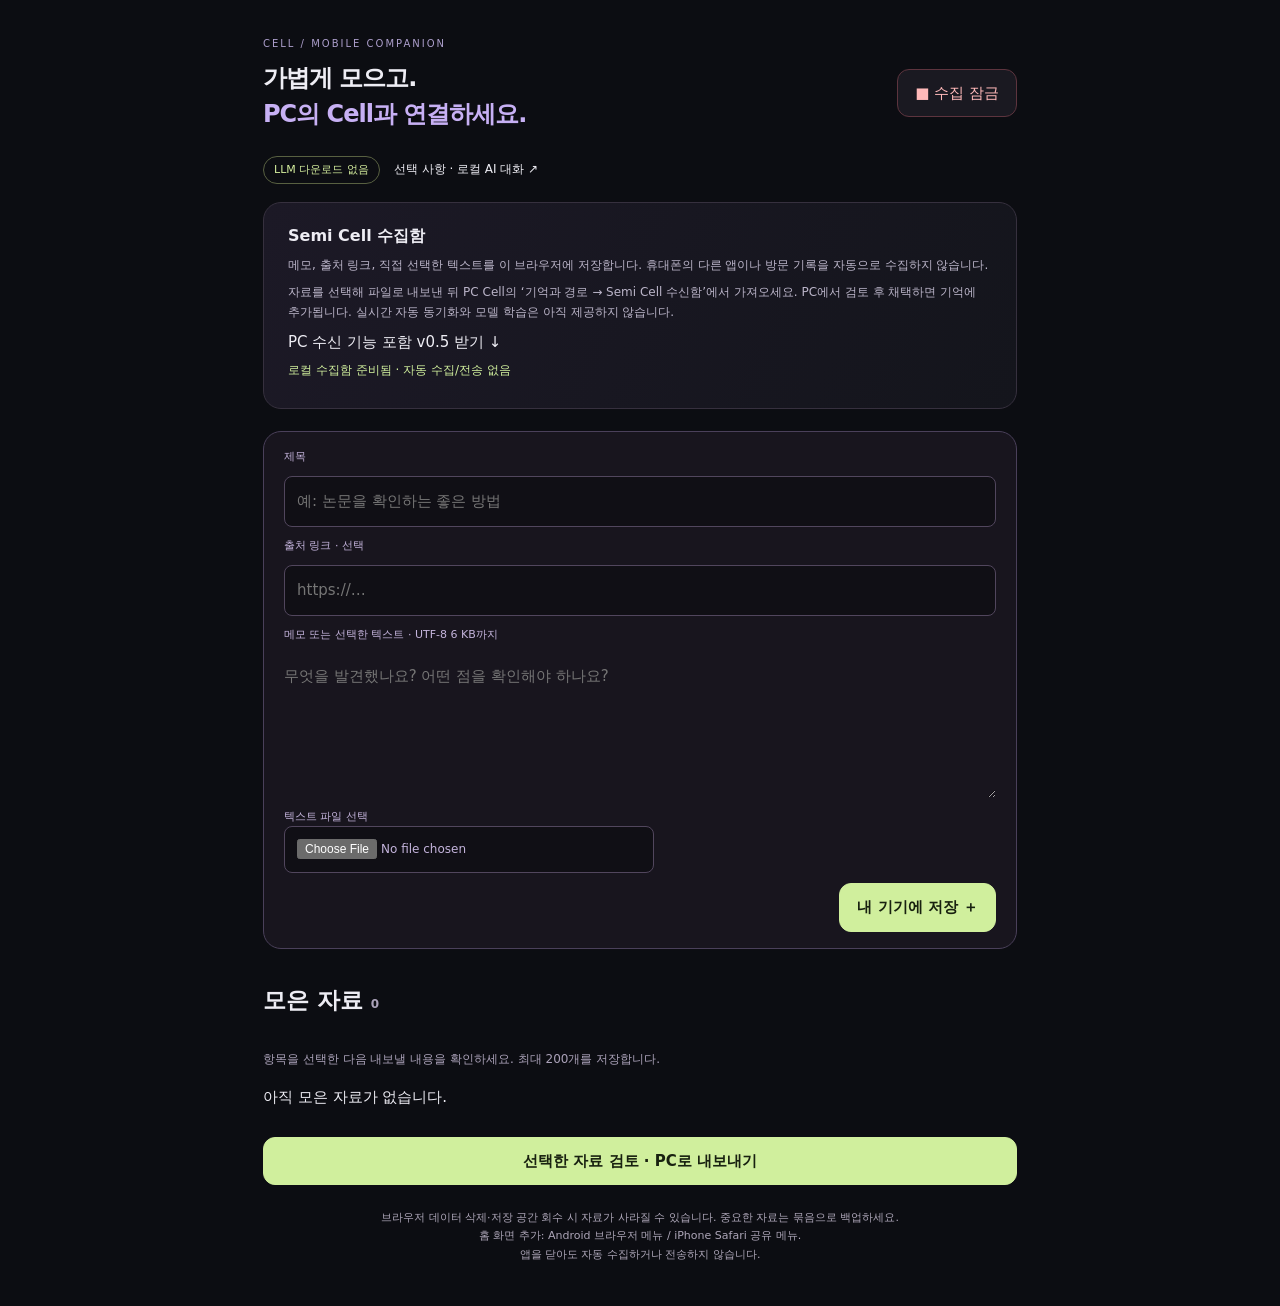
<file: docs/semi.html>
<!doctype html><html lang="ko"><head><meta charset="utf-8"><meta name="viewport" content="width=device-width,initial-scale=1,viewport-fit=cover"><meta name="theme-color" content="#0c0d12"><meta http-equiv="Content-Security-Policy" content="default-src 'self'; script-src 'self'; style-src 'self'; connect-src 'self'; img-src 'self'; worker-src 'self'; object-src 'none'; base-uri 'self'; form-action 'none'"><link rel="manifest" href="semi.webmanifest"><link rel="apple-touch-icon" href="assets/cell-app-192.png"><title>Semi Cell — 모으고, 연결하고, 키우세요</title><link rel="stylesheet" href="chat-web.css"><link rel="stylesheet" href="semi.css"></head><body><main>
<header><div><a class="eyebrow" href="./">CELL / MOBILE COMPANION</a><h1>가볍게 모으고.<br><em>PC의 Cell과 연결하세요.</em></h1></div><button id="lock" class="danger">■ 수집 잠금</button></header>
<nav class="semi-nav"><span class="pill">LLM 다운로드 없음</span><a href="chat.html">선택 사항 · 로컬 AI 대화 ↗</a></nav>
<section class="setup"><h2>Semi Cell 수집함</h2><p>메모, 출처 링크, 직접 선택한 텍스트를 이 브라우저에 저장합니다. 휴대폰의 다른 앱이나 방문 기록을 자동으로 수집하지 않습니다.</p><p>자료를 선택해 파일로 내보낸 뒤 PC Cell의 ‘기억과 경로 → Semi Cell 수신함’에서 가져오세요. PC에서 검토 후 채택하면 기억에 추가됩니다. 실시간 자동 동기화와 모델 학습은 아직 제공하지 않습니다.</p><a href="downloads/cell-agent-v0.5.zip">PC 수신 기능 포함 v0.5 받기 ↓</a><p id="offline" role="status">저장소 확인 중…</p></section>
<section class="capture"><form id="capture"><label for="title">제목</label><input id="title" maxlength="180" required placeholder="예: 논문을 확인하는 좋은 방법"><label for="url">출처 링크 · 선택</label><input id="url" type="url" maxlength="1500" placeholder="https://…"><label for="text">메모 또는 선택한 텍스트 · UTF-8 6 KB까지</label><textarea id="text" rows="5" maxlength="6000" placeholder="무엇을 발견했나요? 어떤 점을 확인해야 하나요?"></textarea><div class="file-row"><label for="file">텍스트 파일 선택<input id="file" type="file" accept=".txt,.md,.csv,.json,text/plain"></label><span id="filename"></span></div><button id="save" class="primary">내 기기에 저장 ＋</button></form></section>
<p id="status" role="status" aria-live="polite"></p><section><div class="list-head"><h2>모은 자료 <small id="count">0</small></h2><button id="undo" hidden>방금 삭제 취소</button></div><p class="muted">항목을 선택한 다음 내보낼 내용을 확인하세요. 최대 200개를 저장합니다.</p><div id="items"></div><button id="prepare" class="primary">선택한 자료 검토 · PC로 내보내기</button></section>
<section id="export-panel" class="setup" hidden><h2>전달할 내용 확인</h2><p>이 파일에는 아래 자료가 그대로 들어갑니다. 개인 정보와 링크의 인증 토큰이 없는지 확인하세요. 자동 전송하지 않으며 내보낸 뒤에도 휴대폰 자료는 남습니다.</p><pre id="preview"></pre><button id="download" class="primary">수집 묶음 파일 저장 ↓</button><p>저장한 JSON 파일을 USB 또는 직접 선택한 전송 수단으로 PC에 옮기세요. PC v0.5에서 가져온 뒤 각 항목을 채택해야 반영됩니다.</p></section>
<footer>브라우저 데이터 삭제·저장 공간 회수 시 자료가 사라질 수 있습니다. 중요한 자료는 묶음으로 백업하세요.<br>홈 화면 추가: Android 브라우저 메뉴 / iPhone Safari 공유 메뉴.<br>앱을 닫아도 자동 수집하거나 전송하지 않습니다.</footer></main><script type="module" src="semi.js"></script></body></html>
</file>
<file: docs/site.css>
@import url('https://fonts.googleapis.com/css2?family=DM+Sans:wght@400;500;600;700&family=Noto+Sans+KR:wght@400;500;600;700;800;900&display=swap');
:root{--bg:#0b0c0f;--surface:#131419;--text:#eeeef0;--muted:#9b9ca7;--line:#ffffff17;--lime:#d8f99b;--purple:#b9a3dc}*{box-sizing:border-box}html{scroll-behavior:smooth;scroll-padding-top:90px}body{margin:0;background:var(--bg);color:var(--text);font-family:'DM Sans','Noto Sans KR',sans-serif;font-size:15px;-webkit-font-smoothing:antialiased}a{color:inherit;text-decoration:none}button,input{font:inherit}button,a{-webkit-tap-highlight-color:transparent}button{cursor:pointer}button:focus-visible,a:focus-visible,summary:focus-visible{outline:2px solid var(--lime);outline-offset:5px}button:disabled{cursor:default}.skip{position:absolute;top:-60px;left:20px;padding:10px;background:var(--lime);color:#0b0c0f;z-index:99}.skip:focus{top:10px}.header{height:88px;padding:0 5%;display:flex;align-items:center;justify-content:space-between;gap:20px;border-bottom:1px solid var(--line);position:relative;z-index:3;background:#0b0c0fe8}.wordmark{font-size:25px;letter-spacing:3px;font-weight:700;display:flex;align-items:center;gap:12px}.alpha{font-size:8px;letter-spacing:1.2px;font-weight:500;padding:5px 6px;border:1px solid #ffffff25;border-radius:3px;color:#bebec8;margin-left:3px}.cell-mark{display:inline-block;position:relative;width:29px;height:27px}.cell-mark i{position:absolute;top:3px;left:0;width:20px;height:20px;border-radius:50%;border:1.5px solid #dfdfea}.cell-mark i:nth-child(2){left:9px;top:6px}.cell-mark i:nth-child(3){width:5px;height:5px;background:var(--lime);border:0;top:13px;left:12px}.header nav{display:flex;gap:30px;color:#b6b6c0;font-size:12px}.header nav a:hover,.text-link:hover{color:var(--lime)}.button{display:inline-flex;gap:26px;align-items:center;justify-content:center;padding:16px 22px;background:#f1f1ef;color:#101116;border-radius:7px;font-size:13px;font-weight:600;transition:transform .2s,background .2s;border:1px solid transparent;white-space:nowrap}.button:hover{transform:translateY(-2px);background:#fff}.button.small{padding:11px 15px;font-size:11px;gap:20px}.button.lime{background:var(--lime)}.button.lime:hover{background:#e6ffbe}.button.outline{background:transparent;border:1px solid #ffffff23;color:#bfc0c7}.eyebrow{font-size:10px;letter-spacing:2.2px;font-weight:500;color:#bbbcc5;margin:0 0 26px;line-height:1.6}.live-dot{display:inline-block;width:6px;height:6px;border-radius:50%;background:var(--lime);margin-right:9px;box-shadow:0 0 14px #d8f99b44}.hero{position:relative;min-height:760px;overflow:hidden}.hero-art{position:absolute;right:-7%;top:-10px;width:100%;height:100%;object-fit:cover;object-position:center;opacity:.95;animation:appear 1.5s ease-out}.hero-shade{position:absolute;inset:0;background:linear-gradient(90deg,#0b0c0f 3%,#0b0c0fa6 36%,transparent 63%),linear-gradient(0deg,#0b0c0f,transparent 20%)}.hero-content{position:relative;padding:85px 6% 100px;max-width:850px}.hero h1{font-size:clamp(58px,6vw,92px);font-weight:600;line-height:1.21;letter-spacing:-6px;margin:0 0 27px}em{font-style:normal;color:var(--lime)}.hero-copy{font-size:16px;line-height:1.9;color:#b6b7c0;letter-spacing:-.3px}.hero-copy strong{color:#e1e1e8;font-weight:500}.hero-actions{display:flex;align-items:center;gap:29px;margin-top:30px}.text-link{font-size:12px;display:inline-flex;gap:24px;align-items:center}.release-note{font-size:10px;color:#878894;margin-top:19px;line-height:1.8}.hero-coordinate{position:absolute;bottom:26px;left:6%;right:6%;display:flex;justify-content:space-between;color:#7c7d89;font-size:8px;letter-spacing:1.5px}.principles{margin:0 5%;border-top:1px solid var(--line);border-bottom:1px solid var(--line);padding:27px 2%;display:flex;justify-content:space-between;align-items:center;gap:16px;font-size:12px;color:#bbbbc5}.principles i{font-style:normal;color:var(--purple);font-size:18px}.section{padding:115px 6%;max-width:1600px;margin:auto}.intro{display:grid;grid-template-columns:1.1fr 1fr;gap:100px;padding-bottom:60px}h2{font-weight:500;font-size:clamp(34px,3.5vw,51px);line-height:1.4;letter-spacing:-2.3px;margin:0}h2 span{color:#92939f}.intro-copy{padding-top:38px;color:#a3a4ae;line-height:2.1;font-size:14px}.intro-copy p:first-child{margin-top:0}.intro-copy strong{color:#e4e4ea;font-weight:500}.intro-copy a{margin-top:12px;color:#d2d3db}.benefits{display:grid;grid-template-columns:repeat(3,1fr);gap:0;padding-top:30px}.benefits article{position:relative;padding:38px 36px 30px;border:1px solid var(--line);background:linear-gradient(145deg,#18191e44,transparent)}.benefits article+article{border-left:0}.benefits article:first-child{border-radius:12px 0 0 12px}.benefits article:last-child{border-radius:0 12px 12px 0}.index{position:absolute;top:35px;right:30px;font-size:10px;color:#686a77}.feature-symbol{width:57px;height:57px;border-radius:15px;background:linear-gradient(135deg,#bbabd72a,#6f599615);border:1px solid #d2b3ff33;display:grid;place-items:center;font-size:32px;color:#cbb9e5;margin-bottom:35px}.feature-symbol.two{border-radius:50%}.feature-symbol.three{color:var(--lime);border-color:#d8f99b33;background:#d8f99b09}.benefits h3{font-size:22px;line-height:1.6;letter-spacing:-.8px;font-weight:500;margin:0 0 19px}.benefits p{font-size:13px;line-height:1.95;color:var(--muted);max-width:280px}.tag{display:block;border-top:1px solid var(--line);padding-top:22px;margin-top:28px;font-size:10px;letter-spacing:.2px;color:#93949f}.how{padding-top:30px}.section-heading{display:flex;justify-content:space-between;align-items:end;gap:40px;margin-bottom:50px}.section-heading>p{font-size:13px;color:var(--muted);line-height:1.9}.product-frame{border:1px solid #ffffff24;border-radius:15px;overflow:hidden;background:#121318;box-shadow:0 0 140px #b59ed908}.product-top{height:45px;border-bottom:1px solid var(--line);display:flex;justify-content:space-between;align-items:center;padding:0 22px;color:#686b78;font-size:8px;letter-spacing:1.7px;background:#191a20}.product-top>span:first-child{display:flex;gap:6px}.product-top i{height:6px;width:6px;background:#3a3c48;border-radius:50%}.product-top b{font-weight:400}.preview-tag{letter-spacing:0!important;font-size:9px;color:#9295a2}.product-body{display:grid;grid-template-columns:200px 1fr;min-height:460px}.product-side{padding:30px 20px;border-right:1px solid var(--line);display:flex;flex-direction:column;gap:23px;color:#878996;font-size:11px}.product-side .wordmark{font-size:17px;margin-bottom:15px;color:#dadbe3}.selected-item{background:#d0b7ff10;border:1px solid #d0b7ff20;color:#cebbef;padding:11px;border-radius:6px}.product-bottom{margin-top:auto;font-size:7px;letter-spacing:1px;white-space:nowrap}.product-chat{max-width:760px;width:100%;margin:auto;padding:38px 45px;display:flex;flex-direction:column;gap:30px}.example-user{align-self:flex-end;background:#25242f;border:1px solid #ffffff0b;color:#c7c7d0;font-size:12px;line-height:1.8;padding:12px 18px;border-radius:12px 12px 2px 12px;max-width:90%}.assistant-label{font-size:11px;letter-spacing:1.4px;color:#cbb7e9}.example-assistant>p{font-size:12px;line-height:1.9;color:#aeb0bc;min-height:44px}.flow-map{display:flex;align-items:center;justify-content:center;padding:10px 0 18px}.flow-cell{display:flex;align-items:center;justify-content:center;flex-direction:column;gap:8px;border:1px solid #474151;border-radius:12px;width:72px;height:72px;font-size:23px;color:#94899f;background:#1f1c27}.flow-cell.active{border-color:#cfbbec;color:#d5c2f1;box-shadow:0 0 25px #c2a6ed12}.flow-cell span{font-size:9px}.flow-map i{height:1px;width:60px;background:linear-gradient(90deg,#bc9ce344,#bc9ce3aa);position:relative}.flow-map i:after{content:'';position:absolute;right:0;top:-2px;width:5px;height:5px;border-radius:50%;background:#b7a0d7}.evidence{border-left:2px solid var(--lime);padding:8px 15px;background:#d8f99b05}.evidence span{font-size:8px;letter-spacing:1.5px;color:#bad48d}.evidence p{font-size:11px;color:#aeb69f;margin:7px 0 0;line-height:1.8}.example-composer{border:1px solid #ffffff1f;background:#1c1d24;padding:16px;border-radius:9px;font-size:11px;color:#787a88;display:flex;justify-content:space-between}.example-composer span{color:#d3efaa}.flow-tabs{display:grid;grid-template-columns:repeat(3,1fr);border-top:1px solid var(--line)}.flow-tabs button{padding:22px 10px;color:#8b8e9c;border:0;border-right:1px solid var(--line);background:#15161b;font-size:12px}.flow-tabs button[aria-selected=true]{color:var(--lime);background:#d8f99b08}.network-section{display:grid;grid-template-columns:1.1fr 1fr;align-items:center;gap:80px;max-width:1500px;margin:auto;padding:70px 6% 110px}.network-art{height:540px;position:relative;display:grid;place-items:center;background:radial-gradient(ellipse,#a17fca10,transparent 62%)}.network-art svg{position:absolute;inset:0;width:100%;height:100%;z-index:-1}.network-art path{stroke:#ae90d342;stroke-width:1;fill:none}.orbit{position:absolute;width:75%;aspect-ratio:1;border:1px solid #b8a5d012;border-radius:50%;transform:rotate(-30deg) scaleY(.8)}.orbit-two{transform:rotate(50deg) scaleY(.8);width:95%}.network-core{border:1px solid #d5bff952;background:radial-gradient(circle at 35% 30%,#88719d99,#262031 50%,#111318 80%);width:172px;height:172px;border-radius:50%;box-shadow:inset 0 0 34px #cdb4e940,0 0 90px #c2a0e512;display:flex;flex-direction:column;align-items:center;justify-content:center;font-size:28px;letter-spacing:5px;gap:12px}.network-core span{font-size:5px;letter-spacing:1px;color:#b6a6c5}.satellite{position:absolute;width:65px;height:65px;display:grid;place-items:center;border-radius:50%;border:1px solid #a78cc653;background:radial-gradient(circle at 30% 20%,#a190ad4d,#14131c 70%);color:#a698b8;font-size:10px;box-shadow:inset 0 0 20px #9980ad20;animation:float 6s ease-in-out infinite}.s1{left:15%;top:14%}.s2{right:10%;top:28%;animation-delay:-2s}.s3{bottom:16%;left:22%;animation-delay:-4s}.s4{right:13%;bottom:14%;animation-delay:-1s;color:var(--lime)}.network-copy>p:not(.eyebrow){color:#999da9;font-size:13px;line-height:2;max-width:440px}.network-copy strong{color:#d2d1da;font-weight:500}.network-points{margin:30px 0}.network-points>div{display:grid;grid-template-columns:30px 1fr;gap:6px;padding:15px 0;border-bottom:1px solid var(--line)}.network-points b{grid-row:span 2;color:#93829f;font-size:9px;font-weight:400;padding-top:4px}.network-points span{font-size:13px}.network-points small{color:#92939e;font-size:10px}.fine-print{font-size:10px!important;line-height:1.8!important;color:#80828e!important}.control{border-top:1px solid var(--line);border-bottom:1px solid var(--line);display:grid;grid-template-columns:1fr 1fr;gap:110px;align-items:center}.control>div>p:not(.eyebrow){color:#91949f;font-size:13px;line-height:2;margin-top:25px}.control-card{border:1px solid #ffffff1d;border-radius:13px;background:linear-gradient(130deg,#1c1d23,#101116);padding:28px 30px}.control-status{display:flex;align-items:center;font-size:10px;color:#a9aab5;padding-bottom:23px}.control-status b{margin-left:auto;font-size:8px;font-weight:400;letter-spacing:1px;color:#737781}.control-line{border-top:1px solid var(--line);display:flex;justify-content:space-between;padding:15px 0;font-size:11px;color:#9396a2}.control-line strong{color:#c6c8d0;font-weight:400}.stop-button{background:#e0646816;border:1px solid #e064683e;color:#f0a7aa;width:100%;padding:15px;font-size:12px;border-radius:6px;margin-top:12px}.stop-button:hover{background:#e0646827}.control-card #stop-note{font-size:9px!important;line-height:1.8!important;margin-top:14px!important}.platform-grid{display:grid;grid-template-columns:repeat(4,1fr);gap:15px}.platform{border:1px solid var(--line);border-radius:10px;padding:30px 23px;background:#131419}.current-platform{border-color:#d8f99b5c;background:linear-gradient(145deg,#d8f99b0b,#131419 65%)}.platform-icon{font-size:29px;color:#9397a0;margin-bottom:27px}.current-platform .platform-icon{color:var(--lime)}.availability{font-size:9px;color:#8f929d;display:block;margin-bottom:14px}.availability.available{color:#bdd98d}.platform h3{font-size:23px;margin:0 0 16px;font-weight:500;letter-spacing:-.6px}.platform p{font-size:11px;line-height:1.9;color:#8e929e;min-height:53px;margin-bottom:25px}.platform .button{font-size:10px;padding:13px 9px;width:100%;gap:7px}.platform-guide{display:block;text-align:center;font-size:10px;margin-top:16px;color:#bdc6ad}.download-note{font-size:10px;line-height:1.9;color:#848894;margin-top:25px}.faq{display:grid;grid-template-columns:.8fr 1.2fr;gap:100px;padding-top:25px}.faq-list details{border-bottom:1px solid var(--line);padding:23px 0}.faq-list details:first-child{border-top:1px solid var(--line)}summary{cursor:pointer;list-style:none;display:flex;align-items:center;justify-content:space-between;gap:20px;font-size:14px;color:#c9cbd2}summary::-webkit-details-marker{display:none}summary>span{color:#787b8c}.faq-list p{font-size:12px;line-height:2;color:#9498a5;margin:20px 20px 0 0}.closing{text-align:center;position:relative;overflow:hidden;padding:100px 5% 180px;background:radial-gradient(ellipse at 50% 100%,#b393cb14,transparent 65%)}.closing h2{font-size:60px;line-height:1.45;margin-bottom:35px}.closing-word{position:absolute;bottom:-90px;left:0;right:0;font-size:270px;font-weight:700;letter-spacing:25px;color:transparent;-webkit-text-stroke:1px #ffffff09;pointer-events:none}footer{border-top:1px solid var(--line);display:flex;align-items:center;gap:30px;flex-wrap:wrap;padding:35px 6%;position:relative;background:#0b0c0f}footer .wordmark{font-size:18px}footer p{font-size:10px;color:#797e8b}footer>div{margin-left:auto;display:flex;gap:25px;font-size:10px;color:#a0a3ae}footer small{flex-basis:100%;font-size:8px;color:#6c7080}.reveal{opacity:1}.js .reveal{opacity:0;transform:translateY(18px);transition:opacity .7s ease,transform .7s ease}.js .reveal.visible{opacity:1;transform:none}.guide{max-width:1050px;margin:auto;padding:70px 6% 100px}.guide h1{font-size:48px;letter-spacing:-2px;line-height:1.5;font-weight:500}.guide h2{font-size:28px;margin:65px 0 25px;letter-spacing:-1px}.guide h3{font-size:17px;margin-top:30px}.guide p,.guide li{font-size:14px;color:#a8acb8;line-height:2}.guide strong{color:#e3e6ee;font-weight:500}.guide a:not(.button){color:var(--lime);text-decoration:underline;text-underline-offset:4px}.guide pre{padding:20px;border:1px solid var(--line);background:#17191f;border-radius:8px;overflow:auto;font:12px/1.8 monospace;color:#c5d8ac}.guide .note{padding:20px;border-left:2px solid var(--purple);background:#bca5d809}.guide table{width:100%;border-collapse:collapse;font-size:12px;text-align:left}.guide th,.guide td{border-bottom:1px solid var(--line);padding:15px 12px;line-height:1.9}.guide th{color:#b7baca;font-weight:500}.guide td{color:#8e94a4}.copy-button{padding:8px 14px;font-size:11px;border:1px solid #ffffff23;border-radius:5px;color:#bfc8ad;background:#171b13}.sr-only{position:absolute;width:1px;height:1px;padding:0;margin:-1px;overflow:hidden;clip:rect(0,0,0,0);white-space:nowrap;border:0}@keyframes float{50%{transform:translateY(-10px)}}@keyframes appear{from{opacity:0;transform:scale(1.03)}to{opacity:.95;transform:scale(1)}}@media(min-width:1600px){.hero-content{margin-left:calc((100% - 1450px)/2);padding-left:0}.hero{max-height:1000px}.hero-art{object-position:right;width:90%}}@media(max-width:1050px){.header nav{gap:18px;font-size:10px}.hero{min-height:700px}.hero-art{right:-16%;width:116%;opacity:.7}.hero-shade{background:linear-gradient(90deg,#0b0c0f 4%,#0b0c0fa6 42%,transparent 80%),linear-gradient(0deg,#0b0c0f,transparent 30%)}.hero h1{font-size:70px}.intro,.control,.faq{gap:55px}.network-section{gap:25px}.platform-grid{grid-template-columns:repeat(2,1fr)}.benefits article{padding:28px}.product-body{grid-template-columns:165px 1fr}.product-chat{padding:30px}.section{padding-top:90px;padding-bottom:90px}.benefits{padding-top:0}.how{padding-top:0}.network-art{height:450px}.network-core{width:145px;height:145px}.principles{font-size:10px}.closing h2{font-size:50px}}@media(max-width:700px){.header{height:72px;padding:0 6%}.header nav{display:none}.header .wordmark{font-size:22px}.alpha{font-size:7px}.header .small{padding:10px;font-size:10px;gap:10px}.hero{min-height:780px}.hero-art{width:170%;right:-54%;height:64%;top:275px;opacity:.65;object-position:right}.hero-shade{background:linear-gradient(180deg,#0b0c0f 12%,#0b0c0f00 75%,#0b0c0f),linear-gradient(90deg,#0b0c0fa6,transparent)}.hero-content{padding:60px 7% 120px}.hero .eyebrow{font-size:7px;letter-spacing:1.5px;margin-bottom:28px}.hero h1{font-size:57px;line-height:1.25;letter-spacing:-3.8px}.hero-copy{font-size:13px;line-height:1.9}.hero-actions{gap:22px;flex-wrap:wrap}.hero-actions .button{font-size:11px;padding:14px 17px}.hero-actions .text-link{font-size:10px}.release-note{font-size:8px;max-width:260px}.hero-coordinate{font-size:6px;bottom:18px}.principles{display:grid;grid-template-columns:1fr 1fr;text-align:center;gap:17px;padding:23px 0;font-size:10px}.principles i{display:none}.section{padding:65px 7%}.intro,.control,.faq{grid-template-columns:1fr;gap:15px}.intro{padding-bottom:35px}h2{font-size:32px;letter-spacing:-1.8px}.eyebrow{font-size:8px;letter-spacing:1.8px;margin-bottom:22px}.intro-copy{padding-top:10px;font-size:12px}.benefits{grid-template-columns:1fr;padding-top:0;gap:12px}.benefits article{border:1px solid var(--line)!important;border-radius:10px!important;padding:25px}.benefits h3{font-size:21px}.feature-symbol{margin-bottom:22px;width:45px;height:45px;font-size:26px}.benefits p{max-width:none;font-size:12px}.tag{margin-top:20px;padding-top:17px}.section-heading{display:block;margin-bottom:30px}.section-heading>p{font-size:12px;margin-top:25px}.product-top{padding:0 12px;font-size:6px;height:37px}.product-top b{display:none}.preview-tag{font-size:7px}.product-side{display:none}.product-body{display:block;min-height:0}.product-chat{padding:25px 18px;gap:20px}.example-user{font-size:10px;padding:10px 12px}.example-assistant>p{font-size:11px}.flow-cell{width:56px;height:59px;font-size:19px}.flow-map i{width:35px}.flow-tabs button{font-size:9px;padding:17px 3px}.evidence p{font-size:10px}.network-section{display:flex;flex-direction:column-reverse;padding:10px 7% 60px;gap:15px}.network-copy h2{font-size:37px}.network-copy>p:not(.eyebrow){font-size:12px}.network-art{width:100%;height:370px}.satellite{width:53px;height:53px;font-size:9px}.network-core{width:130px;height:130px;font-size:24px}.control{gap:35px}.control-card{padding:24px}.platform-grid{gap:12px}.platform{padding:22px 15px}.platform h3{font-size:20px}.platform p{font-size:10px;min-height:64px}.platform .button{font-size:9px;padding:12px 5px}.platform-icon{font-size:26px}.availability{font-size:8px}.download-note{font-size:9px}.faq{padding-top:5px;gap:30px}.faq summary{font-size:12px}.faq-list p{font-size:11px}.closing{padding:70px 5% 120px}.closing h2{font-size:38px;letter-spacing:-2px}.closing-word{font-size:140px;bottom:-40px;letter-spacing:15px}.closing .button{font-size:11px}footer{padding:27px 7%;gap:18px}footer p{font-size:9px}footer>div{margin-left:0;flex-basis:100%;gap:23px}.guide{padding-top:40px}.guide h1{font-size:35px}.guide table{font-size:10px}.guide th,.guide td{padding:12px 5px}.guide p,.guide li{font-size:12px}.guide h2{font-size:24px}}@media(prefers-reduced-motion:reduce){*{animation:none!important;transition:none!important;scroll-behavior:auto!important}.js .reveal{opacity:1;transform:none}}

.network-art{overflow:hidden;isolation:isolate}
</file>
<file: docs/motion.css>
.hero h1 em{display:inline-block;font-size:.68em;letter-spacing:-.055em}
.hero-video{opacity:0;animation:none;transition:opacity 1.2s ease;pointer-events:none}
.hero-video.ready{opacity:.95}
.motion-toggle{position:absolute;right:6%;bottom:58px;z-index:2;padding:10px 15px;border:1px solid #d8f99b50;border-radius:30px;background:#0b0c0fbb;color:#d8f99b;font-size:11px;backdrop-filter:blur(12px)}
.network-art{min-height:570px;padding-bottom:80px}
.network-art svg{pointer-events:none}
.network-art svg path{stroke-dasharray:7 12;animation:signal 18s linear infinite;animation-play-state:paused}
.network-art.in-view svg path{animation-play-state:running}
.network-core{box-shadow:0 0 75px #c4ace322,inset 0 0 35px #c4ace311;animation:cell-breathe 7s ease-in-out infinite;animation-play-state:paused}
.network-art.in-view .network-core{animation-play-state:running}
.satellite{font-family:inherit;color:#ddd4ee;z-index:2;transition:background .3s,box-shadow .3s,border-color .3s;animation:none!important}
.satellite:hover,.satellite[aria-pressed="true"]{background:#d8f99b20;border-color:#d8f99b;box-shadow:0 0 35px #d8f99b25;color:#e6ffbe}
.network-caption{position:absolute;bottom:0;left:5%;right:5%;text-align:center;z-index:2}
.network-caption>span{font-size:9px;letter-spacing:1px;color:#92939f}
.network-caption p{min-height:48px;font-size:12px;line-height:1.8;color:#d1d4c9}
.benefits article,.platform{transition:border-color .3s,background .3s,transform .3s}
.benefits article:hover,.platform:hover{border-color:#c6afd95c;background:#c6afd909;transform:translateY(-4px)}
.motion-paused *{animation-play-state:paused!important}
@keyframes signal{to{stroke-dashoffset:-380}}
@keyframes cell-breathe{50%{box-shadow:0 0 100px #c4ace344,inset 0 0 45px #d8f99b22;border-radius:44% 56% 53% 47%}}
@media(max-width:700px){.hero h1{font-size:clamp(43px,12.5vw,70px)}.hero h1 em{font-size:.65em}.hero-video.ready{opacity:.65}.network-art{min-height:420px;height:420px;padding-bottom:65px}.network-caption{left:0;right:0}.network-caption p{font-size:11px}.motion-toggle{bottom:48px;font-size:10px}.hero-copy{overflow-wrap:anywhere}}
@media(prefers-reduced-motion:reduce){.hero-video{transition:none}.network-art *{animation:none!important}.benefits article:hover,.platform:hover{transform:none}}
</file>
<file: docs/chat-web.css>
*{box-sizing:border-box}html{color-scheme:dark}body{margin:0;background:#0c0d12;color:#eeedf4;font:15px/1.65 system-ui,sans-serif;display:flex;min-height:100vh}button,textarea{font:inherit}button,a{touch-action:manipulation}button{cursor:pointer;border:1px solid #373640;background:#1a1921;color:inherit;padding:11px 17px;border-radius:12px}button:disabled{opacity:.4;cursor:not-allowed}button:hover:enabled{border-color:#baabe3}button:focus-visible,a:focus-visible,textarea:focus{outline:2px solid #c1aafa;outline-offset:3px}a{color:inherit;text-decoration:none}aside{width:260px;flex-shrink:0;border-right:1px solid #25242f;padding:34px 24px;display:flex;flex-direction:column;background:#101016}.brand{font-weight:800;font-size:26px;letter-spacing:2px}.brand small{display:block;font-size:9px;color:#9e95af;letter-spacing:3px;margin:3px 0 40px}aside>button{text-align:left}.device{margin-top:75px}.eyebrow{font-size:10px;color:#ac9ecb;letter-spacing:2px}.device h2{font-size:22px;letter-spacing:-1px}.device p,.aside-bottom p{color:#a5a1af;font-size:13px}.pill{display:inline-block;font-size:11px;border:1px solid #586041;color:#d5ee9e;padding:4px 10px;border-radius:25px}.aside-bottom{margin-top:auto;padding-top:40px;font-size:13px}main{width:min(1040px,100%);margin:auto;padding:30px 48px}header{display:flex;justify-content:space-between;gap:20px;align-items:center}h1{font-size:24px;letter-spacing:-1px;margin:5px 0 24px}.danger{color:#ffb9b9;border-color:#5d343e;white-space:nowrap}.setup{background:linear-gradient(115deg,#1c1926,#14151c);border:1px solid #36303e;border-radius:18px;padding:20px 24px}.setup h2{font-size:16px;margin:0}.setup p{font-size:12px;color:#bbb5c9;margin:7px 0}.controls{display:flex;gap:10px;flex-wrap:wrap;margin:14px 0}.primary{background:#d0ef9d;color:#182110;border-color:#d0ef9d;font-weight:700}details{font-size:12px;margin-top:10px;color:#ada6bd}summary{cursor:pointer}progress{width:100%;accent-color:#c3a3fa}.messages{min-height:280px;max-height:52vh;overflow:auto;padding:18px 4px;scroll-behavior:smooth}#welcome{text-align:center;padding:24px 0}#welcome h2{font-size:34px;line-height:1.3;letter-spacing:-1.8px;font-weight:500;margin:16px 0}em{font-style:normal;color:#c7b0f4}#welcome p{color:#aaa4b6;font-size:13px}.orb{width:55px;height:55px;border-radius:50%;margin:auto;background:radial-gradient(circle at 28% 24%,#e0d2ff,#8672b0 25%,#24202f 60%,#bda4db);box-shadow:0 0 45px #9c76cb40}.starters{display:flex;gap:12px;justify-content:center}.starters button{font-size:12px;background:transparent}article{padding:15px 18px;border-bottom:1px solid #28232e}article.user{background:#ffffff05;border-radius:12px}article strong{font-size:10px;letter-spacing:1px;color:#bbaeD2}article pre{white-space:pre-wrap;overflow-wrap:anywhere;font:14px/1.8 system-ui;margin:10px 0}form{border:1px solid #4a405a;border-radius:18px;padding:16px 20px;background:#18151e}form label{font-size:11px;color:#c4b4dc}textarea{resize:vertical;width:100%;background:transparent;border:0;color:inherit;min-height:70px;padding:10px 0}.composer-bottom{display:flex;align-items:center;justify-content:space-between;gap:15px}.composer-bottom span,footer{font-size:11px;color:#ada6b8}footer{text-align:center;padding:12px}#hint{overflow-wrap:anywhere}@media(max-width:800px){aside{display:none}main{padding:18px;width:100%}h1{font-size:19px}header{gap:8px}.danger{font-size:11px;padding:9px}#welcome h2{font-size:28px}.setup{padding:17px}.messages{max-height:45vh}.controls button{font-size:12px}.composer-bottom span{max-width:60%}.starters{flex-wrap:wrap}}
.mobile-nav{display:none}@media(max-width:800px){.mobile-nav{display:flex;align-items:center;justify-content:space-between;gap:8px;margin:0 0 16px;font-size:11px}.mobile-nav button{font-size:11px;padding:7px 10px}}

.mobile-setup{display:flex;gap:10px;align-items:center;flex-wrap:wrap;margin:12px 0;font-size:12px}select{font:inherit;padding:9px;border:1px solid #5a4e68;border-radius:8px;background:#18151e;color:inherit}.install-note{font-size:11px;color:#aba1b9}main{padding-bottom:max(30px,env(safe-area-inset-bottom))}body{min-height:100dvh}@media(max-width:800px){main{padding-top:max(18px,env(safe-area-inset-top));padding-left:max(18px,env(safe-area-inset-left));padding-right:max(18px,env(safe-area-inset-right))}textarea{font-size:16px}.messages{max-height:42dvh}button{min-height:44px}.mobile-nav button{min-height:44px}.composer-bottom{align-items:flex-end}#send{flex-shrink:0}.mobile-setup select{min-height:44px;width:100%}}
</file>
<file: docs/semi.css>
main{max-width:850px}header h1{line-height:1.5}.semi-nav{display:flex;gap:14px;flex-wrap:wrap;align-items:center;margin-bottom:18px;font-size:12px}.capture{margin-top:22px}#capture{display:grid;gap:10px}input{font:inherit;color:inherit;background:#100f15;border:1px solid #51465d;border-radius:8px;padding:12px;width:100%}input[type=checkbox]{width:22px;height:22px;flex-shrink:0;accent-color:#d0ef9d}#save{justify-self:end}.file-row{display:flex;flex-wrap:wrap;gap:10px;font-size:12px}.file-row input{font-size:12px}.list-head{display:flex;align-items:center;justify-content:space-between}small,.muted{color:#aba2b9;font-size:12px}.entry{padding:16px;border:1px solid #393240;border-radius:12px;margin:12px 0}.entry-head{display:flex;align-items:center;gap:12px}.entry h3{margin:0;font-size:15px;overflow-wrap:anywhere}.entry pre,#preview{white-space:pre-wrap;overflow-wrap:anywhere;font:13px/1.8 system-ui}.entry p{font-size:12px;overflow-wrap:anywhere;color:#aaa1b7}.entry button{font-size:12px}#preview{max-height:340px;overflow:auto}#export-panel{margin-top:20px}#prepare{width:100%;margin:12px 0}#status{color:#d0ef9d;overflow-wrap:anywhere}#offline{color:#d0ef9d}@media(max-width:800px){input,textarea{font-size:16px}header h1{font-size:23px}}
</file>
